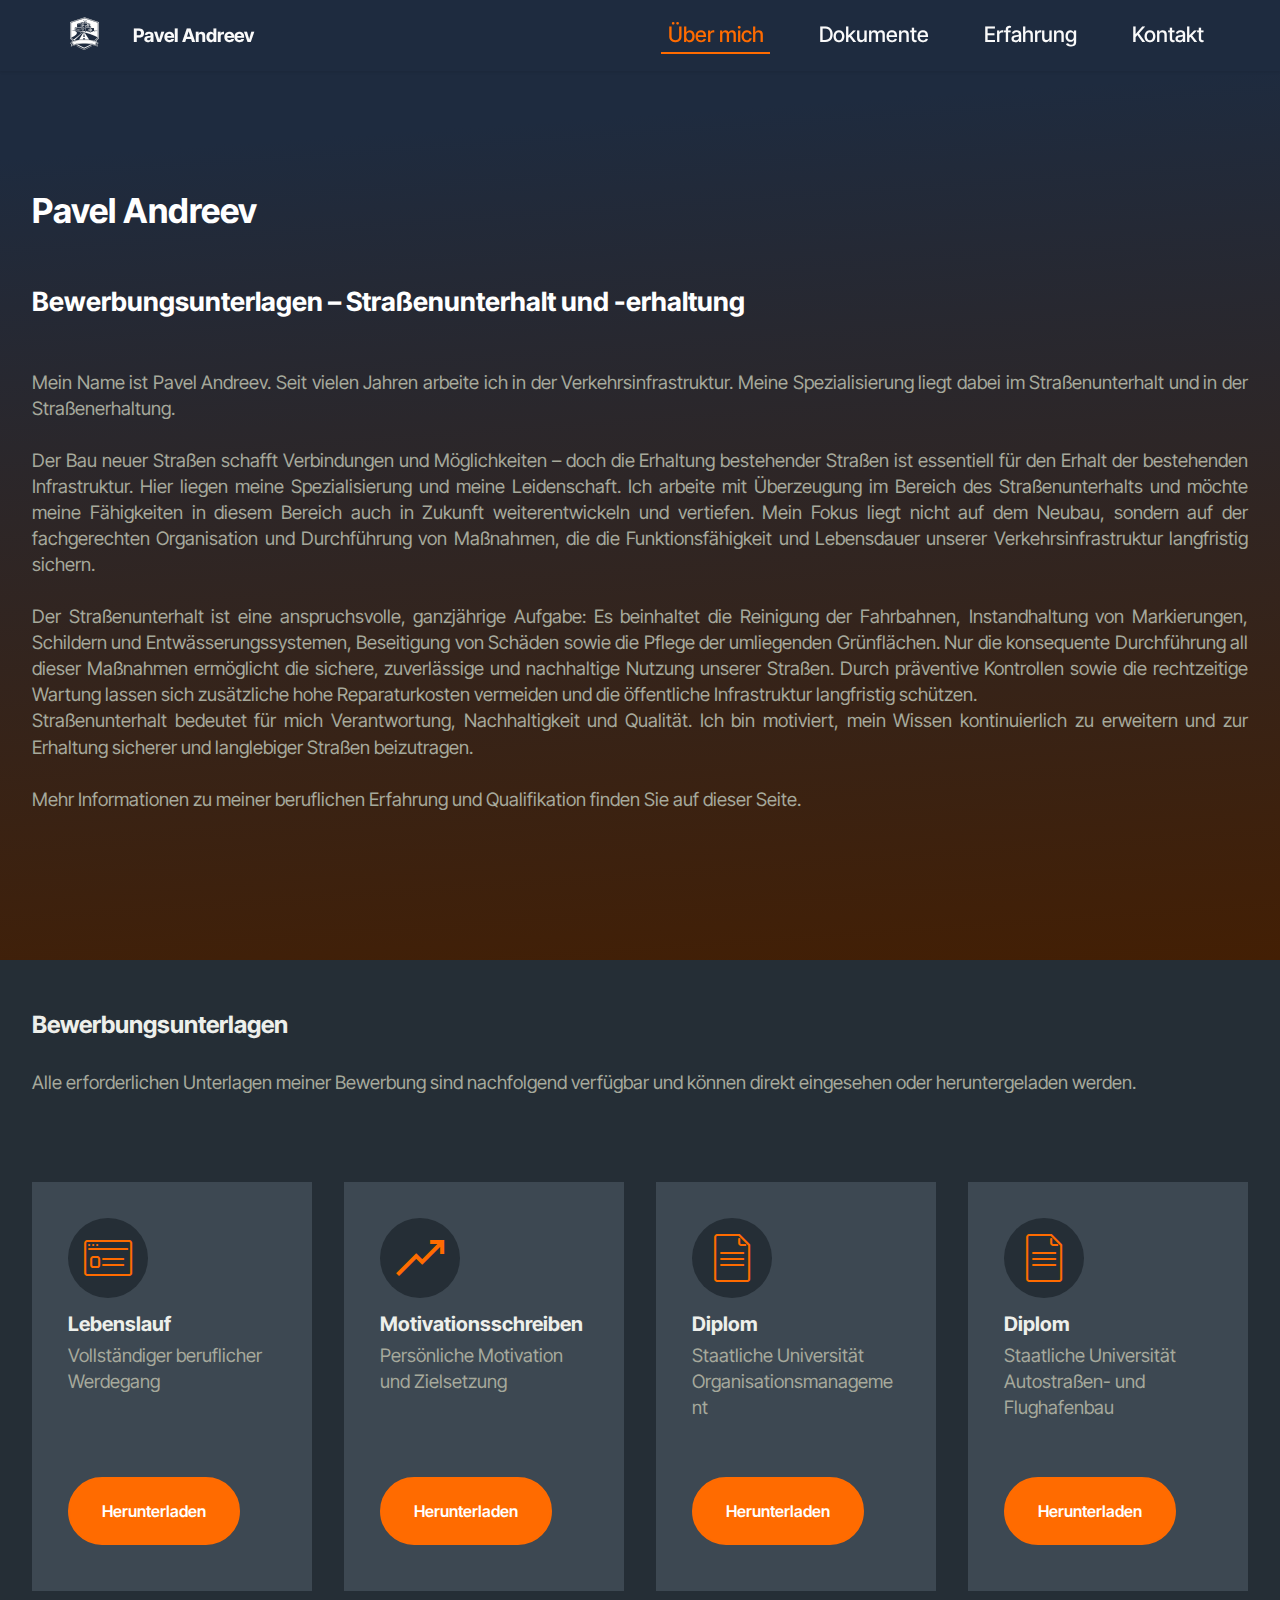
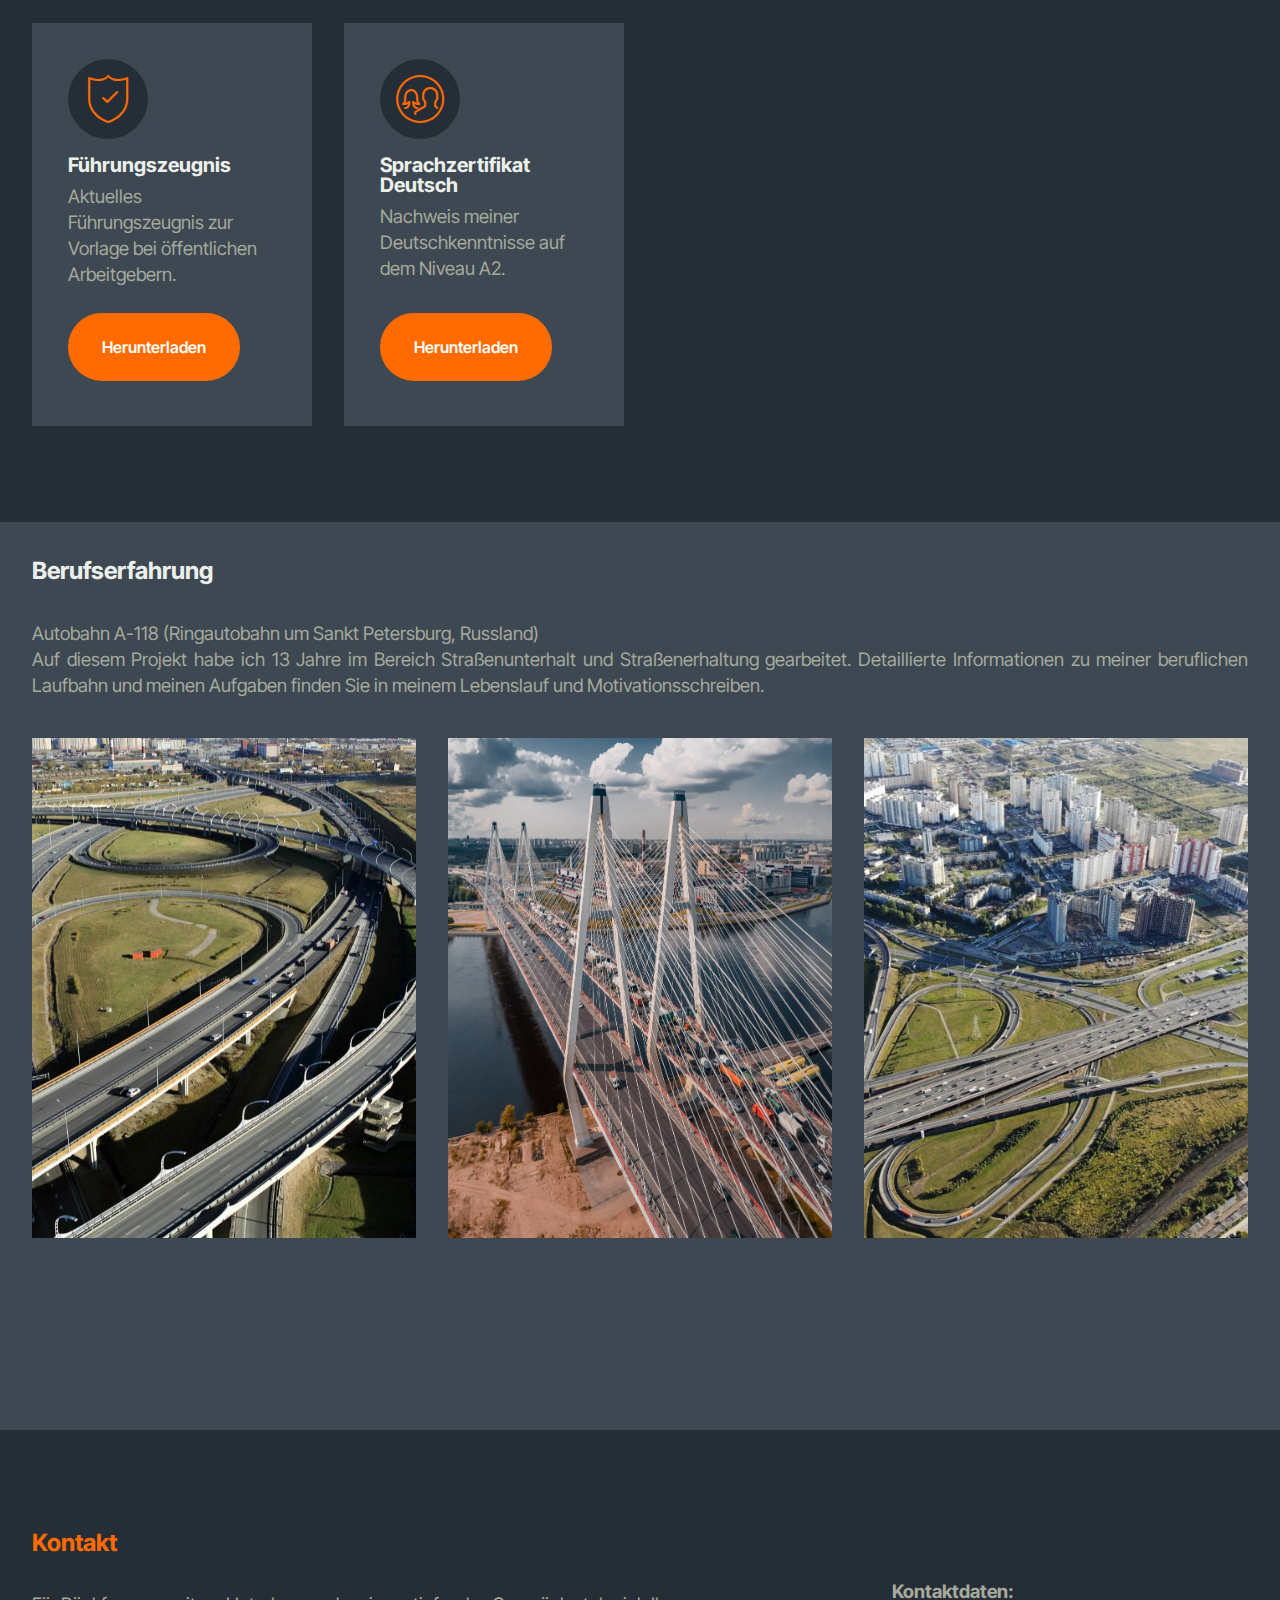
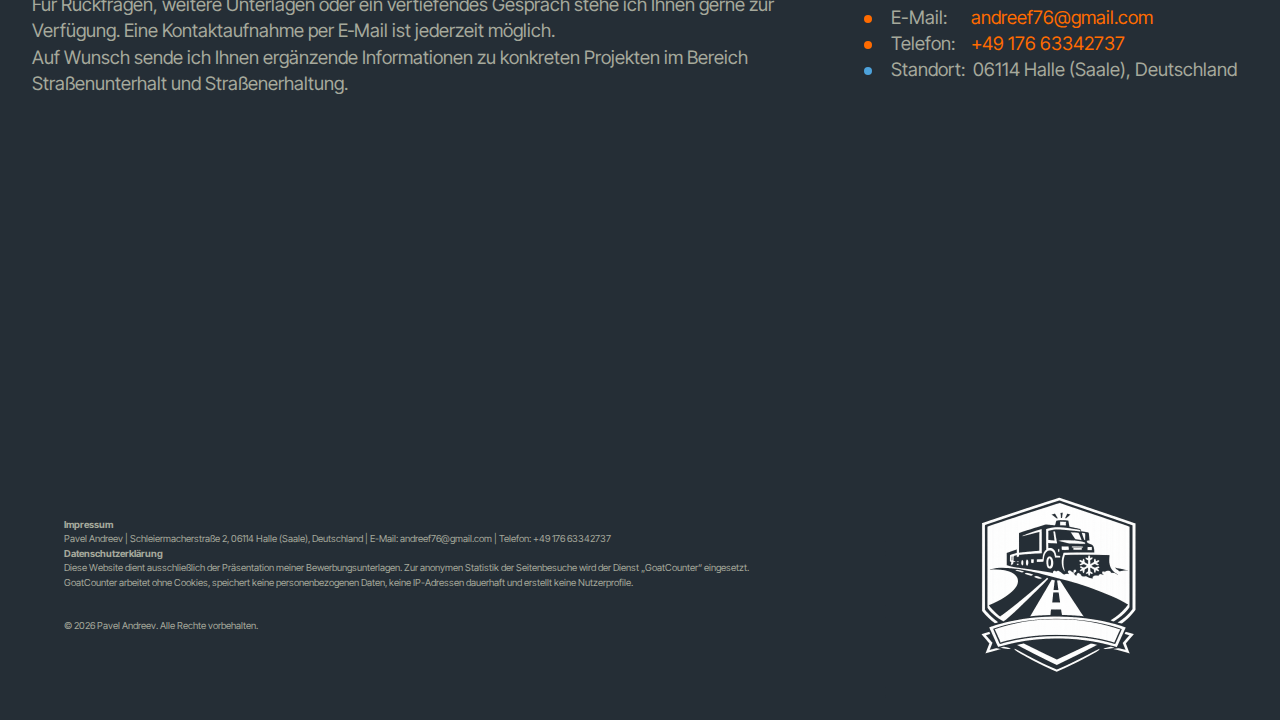
<file: index.html>
<!DOCTYPE html>
<html  lang="en">
<head>
  <!-- Site made with Mobirise Website Builder v6.1.9, https://mobirise.com -->
  <meta charset="UTF-8">
  <meta http-equiv="X-UA-Compatible" content="IE=edge">
  <meta name="generator" content="Mobirise v6.1.9, mobirise.com">
  <meta name="twitter:card" content="summary_large_image"/>
  <meta name="twitter:image:src" content="assets/images/index-meta.png">
  <meta property="og:image" content="assets/images/index-meta.png">
  <meta name="twitter:title" content="Bewerbung">
  <meta name="viewport" content="width=device-width, initial-scale=1, minimum-scale=1">
  <link rel="shortcut icon" href="assets/images/chatgpt20image201620d18fd0bdd0b2.20202620d0b3.2014-30-45-128x85.png" type="image/x-icon">
  <meta name="description" content="Dokumente von Pavel Andreev für die Antragstellung – Straßenpflege und -instandhaltung">
  
  
  <title>Bewerbung</title>
  <link rel="stylesheet" href="assets/web/assets/mobirise-icons2/mobirise2.css">
  <link rel="stylesheet" href="assets/web/assets/mobirise-icons/mobirise-icons.css">
  <link rel="stylesheet" href="assets/bootstrap/css/bootstrap.min.css">
  <link rel="stylesheet" href="assets/dropdown/css/style.css">
  <link rel="stylesheet" href="assets/socicon/css/styles.css">
  <link rel="stylesheet" href="assets/theme/css/style.css">
  <link rel="preload" href="https://fonts.googleapis.com/css?family=Inter+Tight:100,200,300,400,500,600,700,800,900,100i,200i,300i,400i,500i,600i,700i,800i,900i&display=swap" as="style" onload="this.onload=null;this.rel='stylesheet'">
  <noscript><link rel="stylesheet" href="https://fonts.googleapis.com/css?family=Inter+Tight:100,200,300,400,500,600,700,800,900,100i,200i,300i,400i,500i,600i,700i,800i,900i&display=swap"></noscript>
  <link rel="preload" as="style" href="assets/mobirise/css/mbr-additional.css?v=DuaaxE"><link rel="stylesheet" href="assets/mobirise/css/mbr-additional.css?v=DuaaxE" type="text/css">

  
  
  
</head>
<body>
  
  <section data-bs-version="5.1" class="menu menu1 cid-v5mU62yUip" once="menu" id="menu1-2">
    

    <nav class="navbar navbar-dropdown navbar-fixed-top navbar-expand-lg">
        <div class="container">
            <div class="navbar-brand">
                <span class="navbar-logo">
                    <a href="index.html#header18-1">
                        <img src="assets/images/chatgpt20image201620d18fd0bdd0b2.20202620d0b3.2014-30-45-144x96.webp" alt="" style="height: 3rem;">
                    </a>
                </span>
                <span class="navbar-caption-wrap"><a class="navbar-caption text-white display-7" href="index.html">Pavel Andreev</a></span>
            </div>
            <button class="navbar-toggler" type="button" data-toggle="collapse" data-bs-toggle="collapse" data-target="#navbarSupportedContent" data-bs-target="#navbarSupportedContent" aria-controls="navbarNavAltMarkup" aria-expanded="false" aria-label="Toggle navigation">
                <div class="hamburger">
                    <span></span>
                    <span></span>
                    <span></span>
                    <span></span>
                </div>
            </button>
            <div class="collapse navbar-collapse" id="navbarSupportedContent">
                <ul class="navbar-nav nav-dropdown nav-right" data-app-modern-menu="true"><li class="nav-item"><a class="nav-link link text-white text-primary display-4" href="index.html#header18-1">Über mich</a></li>
                    <li class="nav-item"><a class="nav-link link text-white text-primary display-4" href="index.html#article11-s">
                            Dokumente</a></li>
                    <li class="nav-item"><a class="nav-link link text-white text-primary display-4" href="index.html#article11-t">Erfahrung</a>
                    </li><li class="nav-item"><a class="nav-link link text-white text-primary display-4" href="index.html#content10-z">Kontakt</a></li></ul>
                
                
            </div>
        </div>
    </nav>
</section>

<section data-bs-version="5.1" class="header18 cid-v5iQ4t1JHs mbr-fullscreen" id="header18-1">

    

    
    

    <div class="align-center container">
        <div class="row justify-content-center">
            <div class="col-12 col-lg-12">
                <h1 class="mbr-section-title mbr-fonts-style mbr-white mb-3 display-1"><strong>Pavel Andreev</strong><br><strong><br></strong></h1>
                <h2 class="mbr-section-subtitle mbr-fonts-style mbr-white mb-3 display-2"><strong>Bewerbungsunterlagen – Straßenunterhalt und -erhaltung</strong><br><strong><br></strong></h2>
                <p class="mbr-text mbr-fonts-style mbr-white display-7">Mein Name ist Pavel Andreev. Seit vielen Jahren arbeite ich in der Verkehrsinfrastruktur. Meine Spezialisierung liegt dabei im Straßenunterhalt und in der Straßenerhaltung.<br>
<br>Der Bau neuer Straßen schafft Verbindungen und Möglichkeiten – doch die Erhaltung bestehender Straßen ist essentiell für den Erhalt der bestehenden Infrastruktur. Hier liegen meine Spezialisierung und meine Leidenschaft. Ich arbeite mit Überzeugung im Bereich des Straßenunterhalts und möchte meine Fähigkeiten in diesem Bereich auch in Zukunft weiterentwickeln und vertiefen. Mein Fokus liegt nicht auf dem Neubau, sondern auf der fachgerechten Organisation und Durchführung von Maßnahmen, die die Funktionsfähigkeit und Lebensdauer unserer Verkehrsinfrastruktur langfristig sichern.<br>
<br>Der Straßenunterhalt ist eine anspruchsvolle, ganzjährige Aufgabe: Es beinhaltet die Reinigung der Fahrbahnen, Instandhaltung von Markierungen, Schildern und Entwässerungssystemen, Beseitigung von Schäden sowie die Pflege der umliegenden Grünflächen. Nur die konsequente Durchführung all dieser Maßnahmen ermöglicht die sichere, zuverlässige und nachhaltige Nutzung unserer Straßen. Durch präventive Kontrollen sowie die rechtzeitige Wartung lassen sich zusätzliche hohe Reparaturkosten vermeiden und die öffentliche Infrastruktur langfristig schützen.
<br>Straßenunterhalt bedeutet für mich Verantwortung, Nachhaltigkeit und Qualität. Ich bin motiviert, mein Wissen kontinuierlich zu erweitern und zur Erhaltung sicherer und langlebiger Straßen beizutragen.<br>
<br>Mehr Informationen zu meiner beruflichen Erfahrung und Qualifikation finden Sie auf dieser Seite.</p>
                
            </div>
        </div>
    </div>
</section>

<section data-bs-version="5.1" class="article11 cid-v5na5n8tZS" id="article11-s">
    

    
    
    <div class="container">
        <div class="row justify-content-center">
            <div class="title col-md-12 col-lg-12">
                <h3 class="mbr-section-title mbr-fonts-style align-center mt-0 mb-0 display-5"><strong>Bewerbungsunterlagen</strong></h3>
                <h4 class="mbr-section-subtitle align-center mbr-fonts-style mt-4 display-7"><p>Alle erforderlichen Unterlagen meiner Bewerbung sind nachfolgend verfügbar und können direkt eingesehen oder heruntergeladen werden.</p><p><span style="font-size: 1.6rem;"><br></span></p></h4>
                
            </div>
        </div>
    </div>
</section>

<section data-bs-version="5.1" class="features5 cid-v5n4xp36pA" id="features05-r">
  

  
  
  <div class="container-fluid">
    
    <div class="row">
      <div class="item features-without-image col-12 col-md-6 col-lg-3 item-mb">
        <div class="item-wrapper">
          <div class="card-box align-left">
            <div class="iconfont-wrapper">
              <a href="assets/files/5.1.Lebenslauf_P-Andreev.pdf" target="_blank"><span class="mbr-iconfont mbri-sites"></span></a>
            </div>
            <h5 class="card-title mbr-fonts-style title-3-5">
              <strong>Lebenslauf</strong>
            </h5>
            <p class="card-text mbr-fonts-style display-7">
              Vollständiger beruflicher Werdegang
            </p>

            <div class="mbr-section-btn item-footer"><a href="assets/files/5.1.Lebenslauf_P-Andreev.pdf" class="btn item-btn btn-secondary mini" target="_blank">Herunterladen</a></div>
          </div>
        </div>
      </div>
      <div class="item features-without-image col-12 col-md-6 col-lg-3 item-mb">
        <div class="item-wrapper">
          <div class="card-box align-left">
            <div class="iconfont-wrapper">
              <a href="assets/files/6.5.motivationsschreiben.pdf" target="_blank"><span class="mbr-iconfont mobi-mbri-growing-chart mobi-mbri"></span></a>
            </div>
            <h5 class="card-title mbr-fonts-style title-3-5"><strong>Motivationsschreiben</strong></h5>
            <p class="card-text mbr-fonts-style display-7">
              Persönliche Motivation und Zielsetzung
            </p>

            <div class="mbr-section-btn item-footer"><a href="assets/files/6.5.motivationsschreiben.pdf" class="btn item-btn btn-secondary mini" target="_blank">Herunterladen</a></div>
          </div>
        </div>
      </div><div class="item features-without-image col-12 col-md-6 col-lg-3 item-mb">
        <div class="item-wrapper">
          <div class="card-box align-left">
            <div class="iconfont-wrapper">
              <a href="assets/files/1.diplom.pdf" target="_blank"><span class="mbr-iconfont mbri-file"></span></a>
            </div>
            <h5 class="card-title mbr-fonts-style title-3-5"><strong>Diplom&nbsp;</strong></h5>
            <p class="card-text mbr-fonts-style display-7">Staatliche Universität
<br>Organisationsmanagement</p><p></p><p></p>

            <div class="mbr-section-btn item-footer"><a href="assets/files/1.diplom.pdf" class="btn item-btn btn-secondary mini" target="_blank">Herunterladen</a></div>
          </div>
        </div>
      </div><div class="item features-without-image col-12 col-md-6 col-lg-3 item-mb">
        <div class="item-wrapper">
          <div class="card-box align-left">
            <div class="iconfont-wrapper">
              <a href="assets/files/2.diplom.pdf" target="_blank"><span class="mbr-iconfont mbri-file"></span></a>
            </div>
            <h5 class="card-title mbr-fonts-style title-3-5"><strong>Diplom&nbsp;</strong></h5>
            <p class="card-text mbr-fonts-style display-7">Staatliche Universität<br>Autostraßen- und Flughafenbau</p>

            <div class="mbr-section-btn item-footer"><a href="assets/files/2.diplom.pdf" class="btn item-btn btn-secondary mini" target="_blank">Herunterladen</a></div>
          </div>
        </div>
      </div><div class="item features-without-image col-12 col-md-6 col-lg-3 item-mb">
        <div class="item-wrapper">
          <div class="card-box align-left">
            <div class="iconfont-wrapper">
              <a href="assets/files/5.fhrungszeugnis.pdf" target="_blank"><span class="mbr-iconfont mbri-protect"></span></a>
            </div>
            <h5 class="card-title mbr-fonts-style title-3-5"><strong>Führungszeugnis</strong></h5>
            <p class="card-text mbr-fonts-style display-7">Aktuelles Führungszeugnis zur Vorlage bei öffentlichen Arbeitgebern.</p>

            <div class="mbr-section-btn item-footer"><a href="assets/files/5.fhrungszeugnis.pdf" class="btn item-btn btn-secondary mini" target="_blank">Herunterladen</a></div>
          </div>
        </div>
      </div><div class="item features-without-image col-12 col-md-6 col-lg-3 item-mb">
        <div class="item-wrapper">
          <div class="card-box align-left">
            <div class="iconfont-wrapper">
              <a href="assets/files/zertifikat_deutsch_test-a2.pdf" target="_blank"><span class="mbr-iconfont mbri-users"></span></a>
            </div>
            <h5 class="card-title mbr-fonts-style title-3-5"><strong>Sprachzertifikat Deutsch</strong></h5>
            <p class="card-text mbr-fonts-style display-7">Nachweis meiner Deutschkenntnisse auf dem Niveau A2.</p>

            <div class="mbr-section-btn item-footer"><a href="assets/files/zertifikat_deutsch_test-a2.pdf" class="btn item-btn btn-secondary mini" target="_blank">Herunterladen</a></div>
          </div>
        </div>
      </div>
      
    </div>
  </div>
</section>

<section data-bs-version="5.1" class="article11 cid-v5nlfXJx4z" id="article11-t">
    

    
    
    <div class="container">
        <div class="row justify-content-center">
            <div class="title col-md-12 col-lg-12">
                <h3 class="mbr-section-title mbr-fonts-style align-center mt-0 mb-0 display-5"><strong>Berufserfahrung</strong></h3>
                <h4 class="mbr-section-subtitle align-center mbr-fonts-style mt-4 display-7">Autobahn A-118 (Ringautobahn um Sankt Petersburg, Russland)
<div>
</div><div>
</div><div>Auf diesem Projekt habe ich 13 Jahre im Bereich Straßenunterhalt und Straßenerhaltung gearbeitet. Detaillierte Informationen zu meiner beruflichen Laufbahn und meinen Aufgaben finden Sie in meinem Lebenslauf und Motivationsschreiben.</div></h4>
                
            </div>
        </div>
    </div>
</section>

<section data-bs-version="5.1" class="gallery3 cid-v5nlJVLCdN" id="gallery03-u">
    
    
    <div class="container">
      <div class="row justify-content-center">
        <div class="col-12 content-head">
          
        </div>
      </div>
      <div class="row">
        <div class="item features-image col-12 col-md-6 col-lg-4 active">
          <div class="item-wrapper">
            <div class="item-img">
              <a href="https://de.wikipedia.org/wiki/A118_%28Russland%29?utm_source=chatgpt.com"><img src="assets/images/1-1280x853.webp" alt="" title="" data-slide-to="1" data-bs-slide-to="1"></a>
            </div>
            
          </div>
        </div>
        <div class="item features-image col-12 col-md-6 col-lg-4">
          <div class="item-wrapper">
            <div class="item-img">
              <a href="https://de.wikipedia.org/wiki/A118_%28Russland%29?utm_source=chatgpt.com"><img src="assets/images/1-1194x1493.webp" alt="" title="" data-slide-to="2" data-bs-slide-to="2"></a>
            </div>
            
          </div>
        </div>
        <div class="item features-image col-12 col-md-6 col-lg-4">
          <div class="item-wrapper">
            <div class="item-img">
              <a href="https://de.wikipedia.org/wiki/A118_%28Russland%29?utm_source=chatgpt.com"><img src="assets/images/1023x624.webp" alt="" title="" data-slide-to="3" data-bs-slide-to="3"></a>
            </div>
            
          </div>
        </div>
        
      </div>
    </div>
  </section>

<section data-bs-version="5.1" class="content10 cid-v5nqV9HXlA" id="content10-z">
    
    <div class="container">
        <div class="row justify-content-center">
            <div class="col-12 col-md">
                <h5 class="mbr-section-title mbr-fonts-style mb-4 display-5">
                    <strong>Kontakt</strong>
                </h5>
                <h6 class="mbr-section-subtitle mbr-fonts-style mb-4 display-7">Für Rückfragen, weitere Unterlagen oder ein vertiefendes Gespräch stehe ich Ihnen gerne zur Verfügung. Eine Kontaktaufnahme per E‑Mail ist jederzeit möglich.
<div>
</div><div>Auf Wunsch sende ich Ihnen ergänzende Informationen zu konkreten Projekten im Bereich Straßenunterhalt und Straßenerhaltung.</div></h6>
            </div>
            <div class="col-md-12 col-lg-4">
                <p class="mbr-text mbr-fonts-style display-7"><strong><br></strong><br><strong>&nbsp; &nbsp; &nbsp; &nbsp;Kontaktdaten:</strong><br><span style="display:inline-block;width:0.45em;height:0.45em;border-radius:50%;background:#ff6b00;margin-right:1em;vertical-align:middle;"></span>E-Mail:&nbsp; &nbsp; &nbsp; <a href="mailto:andreef76@gmail.com" class="text-secondary">andreef76@gmail.com</a><br><span style="display:inline-block;width:0.45em;height:0.45em;border-radius:50%;background:#ff6b00;margin-right:1em;vertical-align:middle;"></span>Telefon:&nbsp; &nbsp; <a href="tel:+4917663342737" class="text-secondary">+49 176 63342737</a>
<br><span style="display:inline-block;width:0.45em;height:0.45em;border-radius:50%;background:#4da2db;margin-right:1em;vertical-align:middle;"></span>Standort:&nbsp; 06114 Halle (Saale), Deutschland<br></p>
            </div>
        </div>
    </div>
</section>

<section data-bs-version="5.1" class="header1 cid-v8uyryNvea" id="header01-11">
	

	
	

	<div class="container">
		<div class="row justify-content-center">
			<div class="col-12 col-md-12 col-lg-4 image-wrapper">
				<img class="w-100" src="assets/images/chatgpt20image201620d18fd0bdd0b2.20202620d0b3.2014-30-45-1536x1024.webp" alt="Mobirise Website Builder">
			</div>
			<div class="col-12 col-lg col-md-12">
				<div class="text-wrapper align-left">
					
					<p class="mbr-text mbr-fonts-style mb-4 new-font"><strong>Impressum
</strong><br>Pavel Andreev | Schleiermacherstraße 2, 06114 Halle (Saale), Deutschland | E-Mail: andreef76@gmail.com | Telefon: +49 176 63342737
<br><strong>Datenschutzerklärung
</strong><br>Diese Website dient ausschließlich der Präsentation meiner Bewerbungsunterlagen. Zur anonymen Statistik der Seitenbesuche wird der Dienst „GoatCounter“ eingesetzt. GoatCounter arbeitet ohne Cookies, speichert keine personenbezogenen Daten, keine IP-Adressen dauerhaft und erstellt keine Nutzerprofile.
<br>
<br>
<br>© 2026 Pavel Andreev. Alle Rechte vorbehalten.</p>
					
				</div>
			</div>
		</div>
	</div>
</section><section class="display-7" style="padding: 0;align-items: center;justify-content: center;flex-wrap: wrap;    align-content: center;display: flex;position: relative;height: 4rem;"><a href="https://mobiri.se/4233459" style="flex: 1 1;height: 4rem;position: absolute;width: 100%;z-index: 1;"><img alt="" style="height: 4rem;" src="[data-uri]"></a><p style="margin: 0;text-align: center;" class="display-7">&#8204;</p><a style="z-index:1" href="https://mobirise.com">Mobirise </a></section><script src="assets/bootstrap/js/bootstrap.bundle.min.js"></script>  <script src="assets/smoothscroll/smooth-scroll.js"></script>  <script src="assets/ytplayer/index.js"></script>  <script src="assets/dropdown/js/navbar-dropdown.js"></script>  <script src="assets/theme/js/script.js"></script>  
  
  <script data-goatcounter="https://andreef-bewerbung.goatcounter.com/count" async src="//gc.zgo.at/count.js"></script>
</body>
</html>
</file>
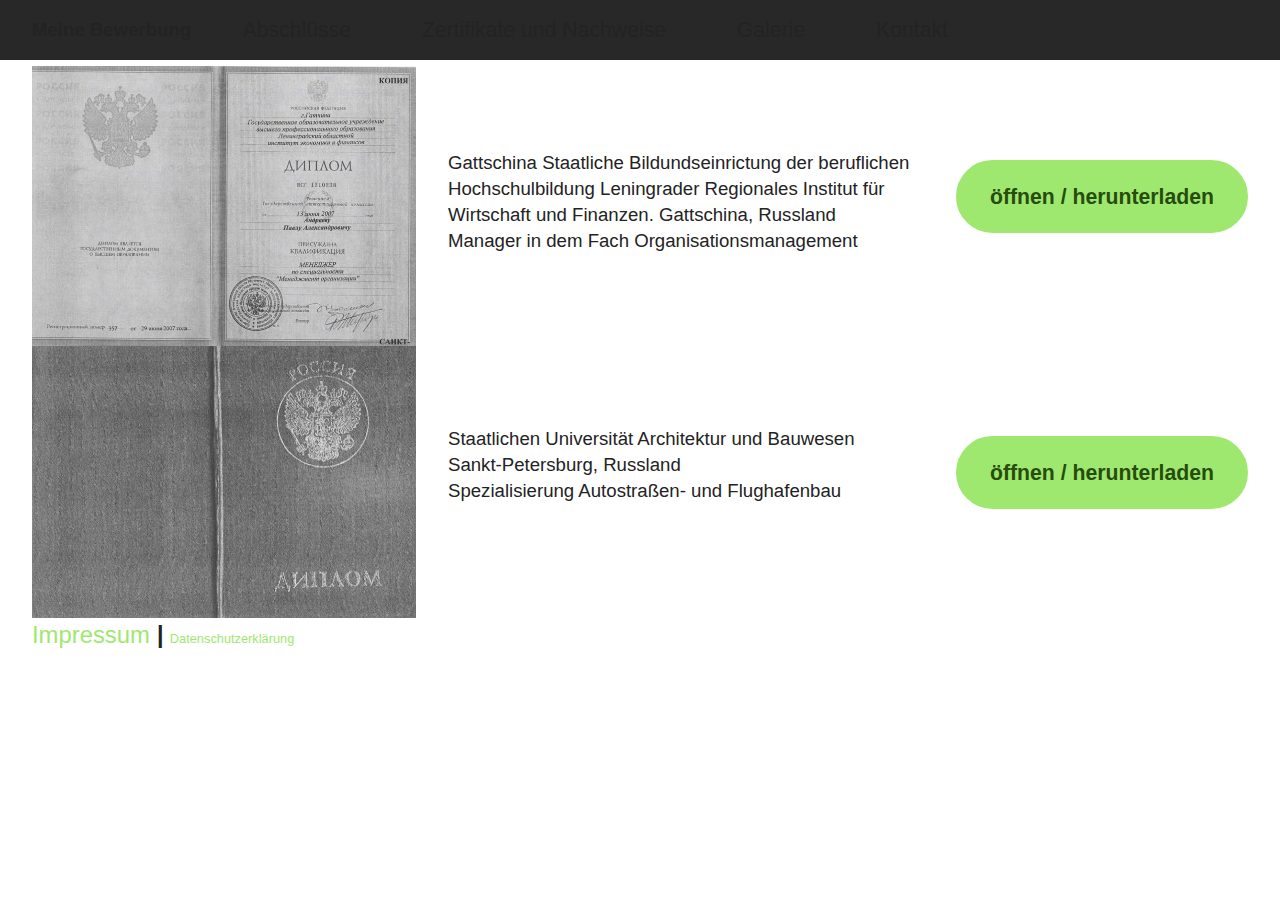
<file: page1.html>
<!DOCTYPE html>
<html  >
<head>
  <!-- Site made with Mobirise Website Builder v6.1.9, https://mobirise.com -->
  <meta charset="UTF-8">
  <meta http-equiv="X-UA-Compatible" content="IE=edge">
  <meta name="generator" content="Mobirise v6.1.9, mobirise.com">
  <meta name="viewport" content="width=device-width, initial-scale=1, minimum-scale=1">
  <link rel="shortcut icon" href="assets/images/1f-128x100.png" type="image/x-icon">
  <meta name="description" content="">
  
  
  <title>Abschlüsse</title>
  <link rel="stylesheet" href="assets/web/assets/mobirise-icons2/mobirise2.css">
  <link rel="stylesheet" href="assets/bootstrap/css/bootstrap.min.css">
  <link rel="stylesheet" href="assets/parallax/jarallax.css">
  <link rel="stylesheet" href="assets/animatecss/animate.css">
  <link rel="stylesheet" href="assets/dropdown/css/style.css">
  <link rel="stylesheet" href="assets/socicon/css/styles.css">
  <link rel="stylesheet" href="assets/theme/css/style.css">
  <link rel="preload" href="https://fonts.googleapis.com/css?family=Jost:100,200,300,400,500,600,700,800,900,100i,200i,300i,400i,500i,600i,700i,800i,900i&display=swap" as="style" onload="this.onload=null;this.rel='stylesheet'">
  <noscript><link rel="stylesheet" href="https://fonts.googleapis.com/css?family=Jost:100,200,300,400,500,600,700,800,900,100i,200i,300i,400i,500i,600i,700i,800i,900i&display=swap"></noscript>
  <link rel="preload" as="style" href="assets/mobirise/css/mbr-additional.css?v=rartOu"><link rel="stylesheet" href="assets/mobirise/css/mbr-additional.css?v=rartOu" type="text/css">

  
  
  
</head>
<body>
  
  <section data-bs-version="5.1" class="menu menu1 cid-uXZVsJw673" once="menu" id="menu1-k">
    

    <nav class="navbar navbar-dropdown navbar-fixed-top navbar-expand-lg">
        <div class="container">
            <div class="navbar-brand">
                
                <span class="navbar-caption-wrap"><a class="navbar-caption text-black text-primary display-7" href="index.html">Meine Bewerbung</a></span>
            </div>
            <button class="navbar-toggler" type="button" data-toggle="collapse" data-bs-toggle="collapse" data-target="#navbarSupportedContent" data-bs-target="#navbarSupportedContent" aria-controls="navbarNavAltMarkup" aria-expanded="false" aria-label="Toggle navigation">
                <div class="hamburger">
                    <span></span>
                    <span></span>
                    <span></span>
                    <span></span>
                </div>
            </button>
            <div class="collapse navbar-collapse" id="navbarSupportedContent">
                <ul class="navbar-nav nav-dropdown nav-right" data-app-modern-menu="true"><li class="nav-item"><a class="nav-link link text-black text-primary display-4" href="page1.html">
                            Abschlüsse</a></li>
                    <li class="nav-item"><a class="nav-link link text-black text-primary display-4" href="page2.html">
                            Zertifikate und Nachweise</a></li>
                    <li class="nav-item"><a class="nav-link link text-black text-primary display-4" href="page3.html">Galerie</a>
                    </li><li class="nav-item"><a class="nav-link link text-black text-primary display-4" href="page4.html">Kontakt</a></li></ul>
                
                
            </div>
        </div>
    </nav>
</section>

<section data-bs-version="5.1" class="content4 cid-uXZBv2XTsL" id="content4-d">
    

    
    <div class="mbr-overlay" style="opacity: 0.9; background-color: rgb(255, 255, 255);">
    </div>
    <div class="container">
        <div class="row justify-content-center">
            <div class="title col-md-12 col-lg-9">
                <h3 class="mbr-section-title mbr-fonts-style align-center mb-4 display-2">
                    <strong>Abschlüsse</strong>
                </h3>
                
                
            </div>
        </div>
    </div>
</section>

<section data-bs-version="5.1" class="features9 cid-uXZBtOCI71 mbr-parallax-background" xmlns="http://www.w3.org/1999/html" id="features9-c">
    
    

    
    <div class="mbr-overlay" style="opacity: 0.9; background-color: rgb(255, 255, 255);">
    </div>

    <div class="container">
        <div class="item features-image">
            <div class="item-wrapper">
                <div class="row align-items-center">
                    <div class="col-12 col-md-4">
                        <div class="image-wrapper">
                            <img src="assets/images/1.diplom-preview-816x578.webp" alt="Mobirise Website Builder">
                        </div>
                    </div>
                    <div class="col-12 col-md">
                        <div class="card-box">
                            <div class="row">
                                <div class="col-md">
                                    <h6 class="card-title mbr-fonts-style display-7">Gattschina Staatliche Bildundseinrictung der beruflichen Hochschulbildung Leningrader Regionales Institut für Wirtschaft und Finanzen. Gattschina, Russland
<div>Manager in dem Fach Organisationsmanagement</div></h6>
                                    
                                </div>
                                <div class="col-md-auto">
                                    
                                    <div class="mbr-section-btn"><a href="assets/files/1.diplom.pdf" class="btn btn-primary display-4" target="_blank">
                                            öffnen / herunterladen
                                        </a></div>
                                </div>
                                <div></div>
                            </div>
                        </div>
                    </div>
                </div>
            </div>
        </div>
        <div class="item features-image">
            <div class="item-wrapper">
                <div class="row align-items-center">
                    <div class="col-12 col-md-4">
                        <div class="image-wrapper">
                            <img src="assets/images/2.diplom-preview-816x593.webp" alt="Mobirise Website Builder">
                        </div>
                    </div>
                    <div class="col-12 col-md">
                        <div class="card-box">
                            <div class="row">
                                <div class="col-md">
                                    <h6 class="card-title mbr-fonts-style display-7">Staatlichen Universität Architektur und Bauwesen  
<div>Sankt-Petersburg, Russland
</div><div>Spezialisierung Autostraßen- und Flughafenbau
</div><div><strong><br></strong></div></h6>
                                    
                                </div>
                                <div class="col-md-auto">
                                    
                                    <div class="mbr-section-btn"><a href="assets/files/2.diplom.pdf" class="btn btn-primary display-4" target="_blank">öffnen / herunterladen</a></div>
                                </div>
                                <div></div>
                            </div>
                        </div>
                    </div>
                </div>
            </div>
        </div>
        
    </div>
</section>

<section data-bs-version="5.1" class="features15 cid-v2rSB1Fggn" id="features15-1t">

    

    
    <div class="mbr-overlay" style="opacity: 0.9; background-color: rgb(255, 255, 255);">
    </div>
    <div class="container">
        <div class="row justify-content-center">
            <div class="item features-without-image mb-5 col-12 col-md-12 active">
                <div class="item-wrapper">
                    
                    <div class="card-box">
                        
                        <h5 class="card-text mbr-fonts-style display-5"><strong><a href="page4.html#features15-1l" class="text-primary">Impressum</a><em><a href="page4.html#features15-1l" class="text-primary">&nbsp;</a>|&nbsp;</em></strong><strong style="font-size: 0.8rem;"><a href="page4.html#features15-1l" class="text-primary">Datenschutzerklärung</a></strong><div>&nbsp;</div></h5>
                    </div>
                </div>
            </div>
            
            
        </div>
    </div>
</section><section class="display-7" style="padding: 0;align-items: center;justify-content: center;flex-wrap: wrap;    align-content: center;display: flex;position: relative;height: 4rem;"><a href="https://mobiri.se/4233459" style="flex: 1 1;height: 4rem;position: absolute;width: 100%;z-index: 1;"><img alt="" style="height: 4rem;" src="[data-uri]"></a><p style="margin: 0;text-align: center;" class="display-7">&#8204;</p><a style="z-index:1" href="https://mobirise.com/builder/no-code-website-builder.html">No Code Website Builder</a></section><script src="assets/bootstrap/js/bootstrap.bundle.min.js"></script>  <script src="assets/parallax/jarallax.js"></script>  <script src="assets/smoothscroll/smooth-scroll.js"></script>  <script src="assets/ytplayer/index.js"></script>  <script src="assets/dropdown/js/navbar-dropdown.js"></script>  <script src="assets/theme/js/script.js"></script>  
  
  
  <input name="animation" type="hidden">
  </body>
</html>
</file>
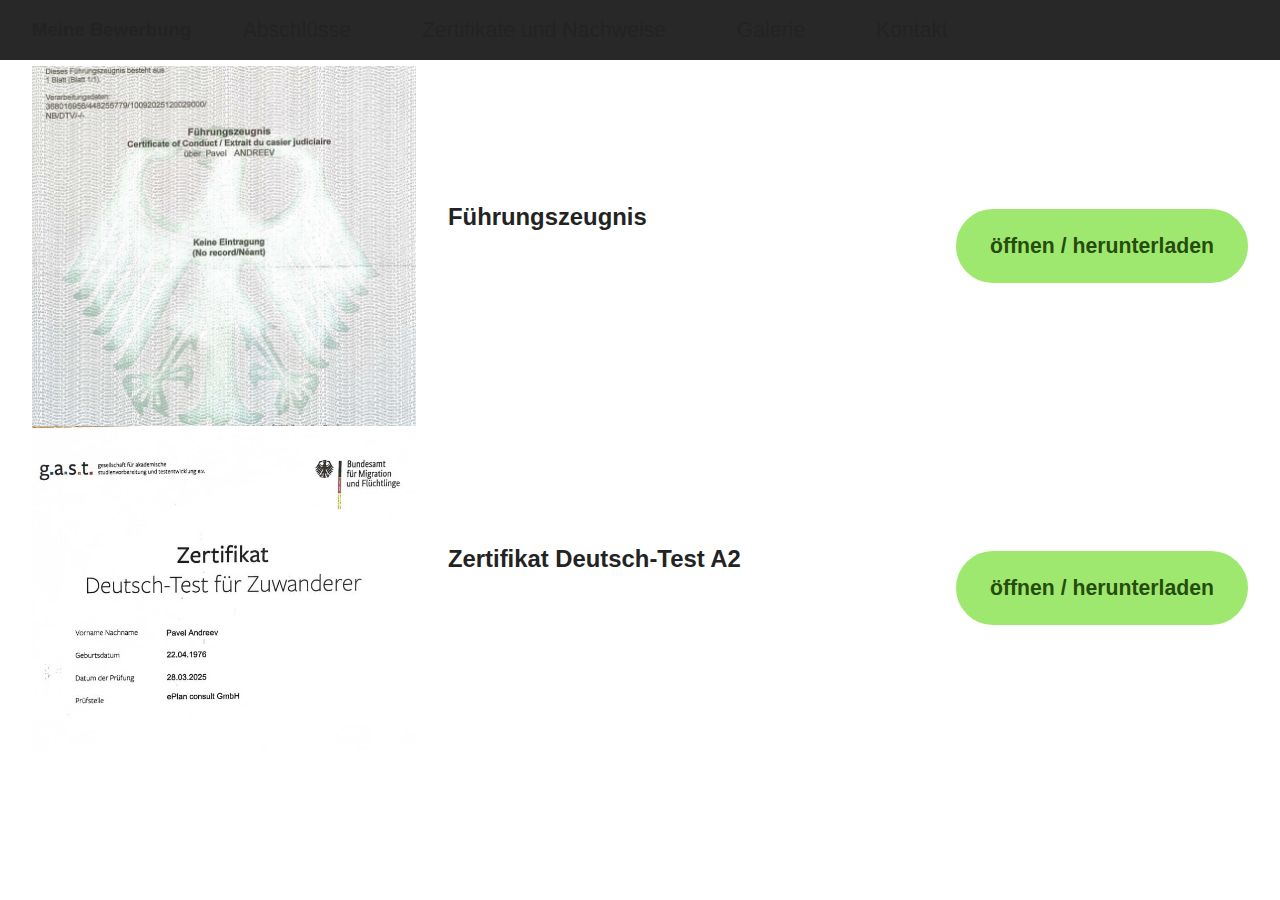
<file: page2.html>
<!DOCTYPE html>
<html  >
<head>
  <!-- Site made with Mobirise Website Builder v6.1.4, https://mobirise.com -->
  <meta charset="UTF-8">
  <meta http-equiv="X-UA-Compatible" content="IE=edge">
  <meta name="generator" content="Mobirise v6.1.4, mobirise.com">
  <meta name="viewport" content="width=device-width, initial-scale=1, minimum-scale=1">
  <link rel="shortcut icon" href="assets/images/1f-128x100.png" type="image/x-icon">
  <meta name="description" content="">
  
  
  <title>Zertifikate</title>
  <link rel="stylesheet" href="assets/bootstrap/css/bootstrap.min.css">
  <link rel="stylesheet" href="assets/animatecss/animate.css">
  <link rel="stylesheet" href="assets/dropdown/css/style.css">
  <link rel="stylesheet" href="assets/socicon/css/styles.css">
  <link rel="stylesheet" href="assets/theme/css/style.css">
  <link rel="preload" href="https://fonts.googleapis.com/css?family=Jost:100,200,300,400,500,600,700,800,900,100i,200i,300i,400i,500i,600i,700i,800i,900i&display=swap" as="style" onload="this.onload=null;this.rel='stylesheet'">
  <noscript><link rel="stylesheet" href="https://fonts.googleapis.com/css?family=Jost:100,200,300,400,500,600,700,800,900,100i,200i,300i,400i,500i,600i,700i,800i,900i&display=swap"></noscript>
  <link rel="preload" as="style" href="assets/mobirise/css/mbr-additional.css?v=HBvcS2"><link rel="stylesheet" href="assets/mobirise/css/mbr-additional.css?v=HBvcS2" type="text/css">

  
  
  
</head>
<body>
  
  <section data-bs-version="5.1" class="menu menu1 cid-uXZVsJw673" once="menu" id="menu1-k">
    

    <nav class="navbar navbar-dropdown navbar-fixed-top navbar-expand-lg">
        <div class="container">
            <div class="navbar-brand">
                
                <span class="navbar-caption-wrap"><a class="navbar-caption text-black text-primary display-7" href="index.html">Meine Bewerbung</a></span>
            </div>
            <button class="navbar-toggler" type="button" data-toggle="collapse" data-bs-toggle="collapse" data-target="#navbarSupportedContent" data-bs-target="#navbarSupportedContent" aria-controls="navbarNavAltMarkup" aria-expanded="false" aria-label="Toggle navigation">
                <div class="hamburger">
                    <span></span>
                    <span></span>
                    <span></span>
                    <span></span>
                </div>
            </button>
            <div class="collapse navbar-collapse" id="navbarSupportedContent">
                <ul class="navbar-nav nav-dropdown nav-right" data-app-modern-menu="true"><li class="nav-item"><a class="nav-link link text-black text-primary display-4" href="page1.html">
                            Abschlüsse</a></li>
                    <li class="nav-item"><a class="nav-link link text-black text-primary display-4" href="page2.html">
                            Zertifikate und Nachweise</a></li>
                    <li class="nav-item"><a class="nav-link link text-black text-primary display-4" href="page3.html">Galerie</a>
                    </li><li class="nav-item"><a class="nav-link link text-black text-primary display-4" href="page4.html">Kontakt</a></li></ul>
                
                
            </div>
        </div>
    </nav>
</section>

<section data-bs-version="5.1" class="content4 cid-uXZDErrzl3" id="content4-e">
    

    
    
    <div class="container">
        <div class="row justify-content-center">
            <div class="title col-md-12 col-lg-10">
                <h3 class="mbr-section-title mbr-fonts-style align-center mb-4 display-2"><strong>Zertifikate und Nachweise</strong></h3>
                
                
            </div>
        </div>
    </div>
</section>

<section data-bs-version="5.1" class="features9 cid-uXZDG5eh58" xmlns="http://www.w3.org/1999/html" id="features9-f">
    
    

    
    

    <div class="container">
        <div class="item features-image">
            <div class="item-wrapper">
                <div class="row align-items-center">
                    <div class="col-12 col-md-4">
                        <div class="image-wrapper">
                            <img src="assets/images/5.fc3bchrungszeugnis-preview-816x1210.jpeg" alt="Mobirise Website Builder">
                        </div>
                    </div>
                    <div class="col-12 col-md">
                        <div class="card-box">
                            <div class="row">
                                <div class="col-md">
                                    <h6 class="card-title mbr-fonts-style display-5">
                                        <strong>Führungszeugnis</strong>
                                    </h6>
                                    
                                </div>
                                <div class="col-md-auto">
                                    
                                    <div class="mbr-section-btn"><a href="assets/files/5.fhrungszeugnis.pdf" class="btn btn-primary display-4" target="_blank">
                                            öffnen / herunterladen
                                        </a></div>
                                </div>
                                <div></div>
                            </div>
                        </div>
                    </div>
                </div>
            </div>
        </div>
        <div class="item features-image">
            <div class="item-wrapper">
                <div class="row align-items-center">
                    <div class="col-12 col-md-4">
                        <div class="image-wrapper">
                            <img src="assets/images/zertifikat-deutsch-test20a2-preview-816x1148.jpeg" alt="Mobirise Website Builder">
                        </div>
                    </div>
                    <div class="col-12 col-md">
                        <div class="card-box">
                            <div class="row">
                                <div class="col-md">
                                    <h6 class="card-title mbr-fonts-style display-5"><strong>Zertifikat Deutsch-Test A2</strong></h6>
                                    
                                </div>
                                <div class="col-md-auto">
                                    
                                    <div class="mbr-section-btn"><a href="assets/files/zertifikat_deutsch_test-a2.pdf" class="btn btn-primary display-4" target="_blank">
                                            öffnen / herunterladen
                                        </a></div>
                                </div>
                                <div></div>
                            </div>
                        </div>
                    </div>
                </div>
            </div>
        </div>
        
    </div>
</section><section class="display-7" style="padding: 0;align-items: center;justify-content: center;flex-wrap: wrap;    align-content: center;display: flex;position: relative;height: 4rem;"><a href="https://mobiri.se/4233459" style="flex: 1 1;height: 4rem;position: absolute;width: 100%;z-index: 1;"><img alt="" style="height: 4rem;" src="[data-uri]"></a><p style="margin: 0;text-align: center;" class="display-7">&#8204;</p><a style="z-index:1" href="https://mobirise.com/builder/ai-website-maker.html">AI Website Maker</a></section><script src="assets/bootstrap/js/bootstrap.bundle.min.js"></script>  <script src="assets/smoothscroll/smooth-scroll.js"></script>  <script src="assets/ytplayer/index.js"></script>  <script src="assets/dropdown/js/navbar-dropdown.js"></script>  <script src="assets/theme/js/script.js"></script>  
  
  
  <input name="animation" type="hidden">
  </body>
</html>
</file>
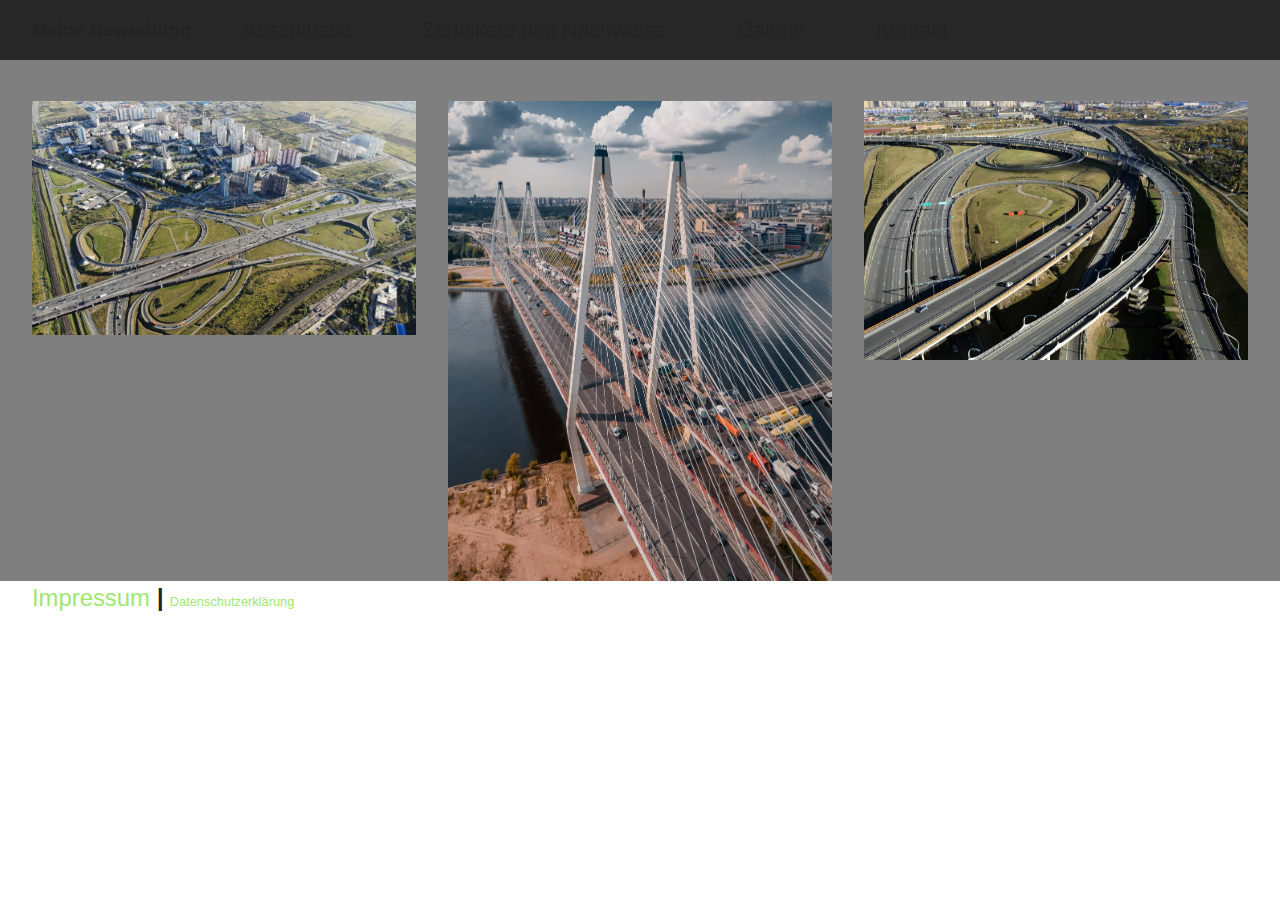
<file: page3.html>
<!DOCTYPE html>
<html  >
<head>
  <!-- Site made with Mobirise Website Builder v6.1.9, https://mobirise.com -->
  <meta charset="UTF-8">
  <meta http-equiv="X-UA-Compatible" content="IE=edge">
  <meta name="generator" content="Mobirise v6.1.9, mobirise.com">
  <meta name="viewport" content="width=device-width, initial-scale=1, minimum-scale=1">
  <link rel="shortcut icon" href="assets/images/1f-128x100.png" type="image/x-icon">
  <meta name="description" content="">
  
  
  <title>Fotos</title>
  <link rel="stylesheet" href="assets/web/assets/mobirise-icons2/mobirise2.css">
  <link rel="stylesheet" href="assets/bootstrap/css/bootstrap.min.css">
  <link rel="stylesheet" href="assets/animatecss/animate.css">
  <link rel="stylesheet" href="assets/dropdown/css/style.css">
  <link rel="stylesheet" href="assets/socicon/css/styles.css">
  <link rel="stylesheet" href="assets/theme/css/style.css">
  <link rel="preload" href="https://fonts.googleapis.com/css?family=Jost:100,200,300,400,500,600,700,800,900,100i,200i,300i,400i,500i,600i,700i,800i,900i&display=swap" as="style" onload="this.onload=null;this.rel='stylesheet'">
  <noscript><link rel="stylesheet" href="https://fonts.googleapis.com/css?family=Jost:100,200,300,400,500,600,700,800,900,100i,200i,300i,400i,500i,600i,700i,800i,900i&display=swap"></noscript>
  <link rel="preload" as="style" href="assets/mobirise/css/mbr-additional.css?v=6k6o9H"><link rel="stylesheet" href="assets/mobirise/css/mbr-additional.css?v=6k6o9H" type="text/css">

  
  
  
</head>
<body>
  
  <section data-bs-version="5.1" class="menu menu1 cid-uXZVsJw673" once="menu" id="menu1-k">
    

    <nav class="navbar navbar-dropdown navbar-fixed-top navbar-expand-lg">
        <div class="container">
            <div class="navbar-brand">
                
                <span class="navbar-caption-wrap"><a class="navbar-caption text-black text-primary display-7" href="index.html">Meine Bewerbung</a></span>
            </div>
            <button class="navbar-toggler" type="button" data-toggle="collapse" data-bs-toggle="collapse" data-target="#navbarSupportedContent" data-bs-target="#navbarSupportedContent" aria-controls="navbarNavAltMarkup" aria-expanded="false" aria-label="Toggle navigation">
                <div class="hamburger">
                    <span></span>
                    <span></span>
                    <span></span>
                    <span></span>
                </div>
            </button>
            <div class="collapse navbar-collapse" id="navbarSupportedContent">
                <ul class="navbar-nav nav-dropdown nav-right" data-app-modern-menu="true"><li class="nav-item"><a class="nav-link link text-black text-primary display-4" href="page1.html">
                            Abschlüsse</a></li>
                    <li class="nav-item"><a class="nav-link link text-black text-primary display-4" href="page2.html">
                            Zertifikate und Nachweise</a></li>
                    <li class="nav-item"><a class="nav-link link text-black text-primary display-4" href="page3.html">Galerie</a>
                    </li><li class="nav-item"><a class="nav-link link text-black text-primary display-4" href="page4.html">Kontakt</a></li></ul>
                
                
            </div>
        </div>
    </nav>
</section>

<section data-bs-version="5.1" class="gallery1 cid-uXZGJaEnSk" id="gallery1-g">
    
    <div class="mbr-overlay"></div>
    <div class="container">
        <div class="mbr-section-head">
            <h4 class="mbr-section-title mbr-fonts-style align-center mb-0 display-2">
                <strong>Galerie</strong><br><strong><br></strong></h4>
            
        </div>
        <div class="row mt-4">
            <div class="item features-image col-12 col-md-6 col-lg-4 active">
                <div class="item-wrapper">
                    <div class="item-img">
                        <img src="assets/images/-1023x624.webp" alt="Mobirise Website Builder" data-slide-to="1" data-bs-slide-to="1">
                    </div>
                    
                    
                </div>
            </div><div class="item features-image col-12 col-md-6 col-lg-4">
                <div class="item-wrapper">
                    <div class="item-img">
                        <img src="assets/images/1-1194x1493.webp" alt="Mobirise Website Builder" data-slide-to="2" data-bs-slide-to="2">
                    </div>
                    
                    
                </div>
            </div><div class="item features-image col-12 col-md-6 col-lg-4">
                <div class="item-wrapper">
                    <div class="item-img">
                        <img src="assets/images/1-1280x853.webp" alt="Mobirise Website Builder" data-slide-to="2" data-bs-slide-to="2">
                    </div>
                    
                    
                </div>
            </div>
            
            
            
        </div>
    </div>
</section>

<section data-bs-version="5.1" class="features15 cid-v2rSKD49Cc" id="features15-1w">

    

    
    <div class="mbr-overlay" style="opacity: 0.9; background-color: rgb(255, 255, 255);">
    </div>
    <div class="container">
        <div class="row justify-content-center">
            <div class="item features-without-image mb-5 col-12 col-md-12 active">
                <div class="item-wrapper">
                    
                    <div class="card-box">
                        
                        <h5 class="card-text mbr-fonts-style display-5"><strong><a href="page4.html#features15-1l" class="text-primary">Impressum</a><em><a href="page4.html#features15-1l" class="text-primary">&nbsp;</a>|&nbsp;</em></strong><strong style="font-size: 0.8rem;"><a href="page4.html#features15-1l" class="text-primary">Datenschutzerklärung</a></strong><div>&nbsp;</div></h5>
                    </div>
                </div>
            </div>
            
            
        </div>
    </div>
</section><section class="display-7" style="padding: 0;align-items: center;justify-content: center;flex-wrap: wrap;    align-content: center;display: flex;position: relative;height: 4rem;"><a href="https://mobiri.se/4233459" style="flex: 1 1;height: 4rem;position: absolute;width: 100%;z-index: 1;"><img alt="" style="height: 4rem;" src="[data-uri]"></a><p style="margin: 0;text-align: center;" class="display-7">&#8204;</p><a style="z-index:1" href="https://mobirise.com/builder/ai-website-maker.html">Free AI Website Maker</a></section><script src="assets/bootstrap/js/bootstrap.bundle.min.js"></script>  <script src="assets/smoothscroll/smooth-scroll.js"></script>  <script src="assets/ytplayer/index.js"></script>  <script src="assets/dropdown/js/navbar-dropdown.js"></script>  <script src="assets/theme/js/script.js"></script>  
  
  
  <input name="animation" type="hidden">
  </body>
</html>
</file>
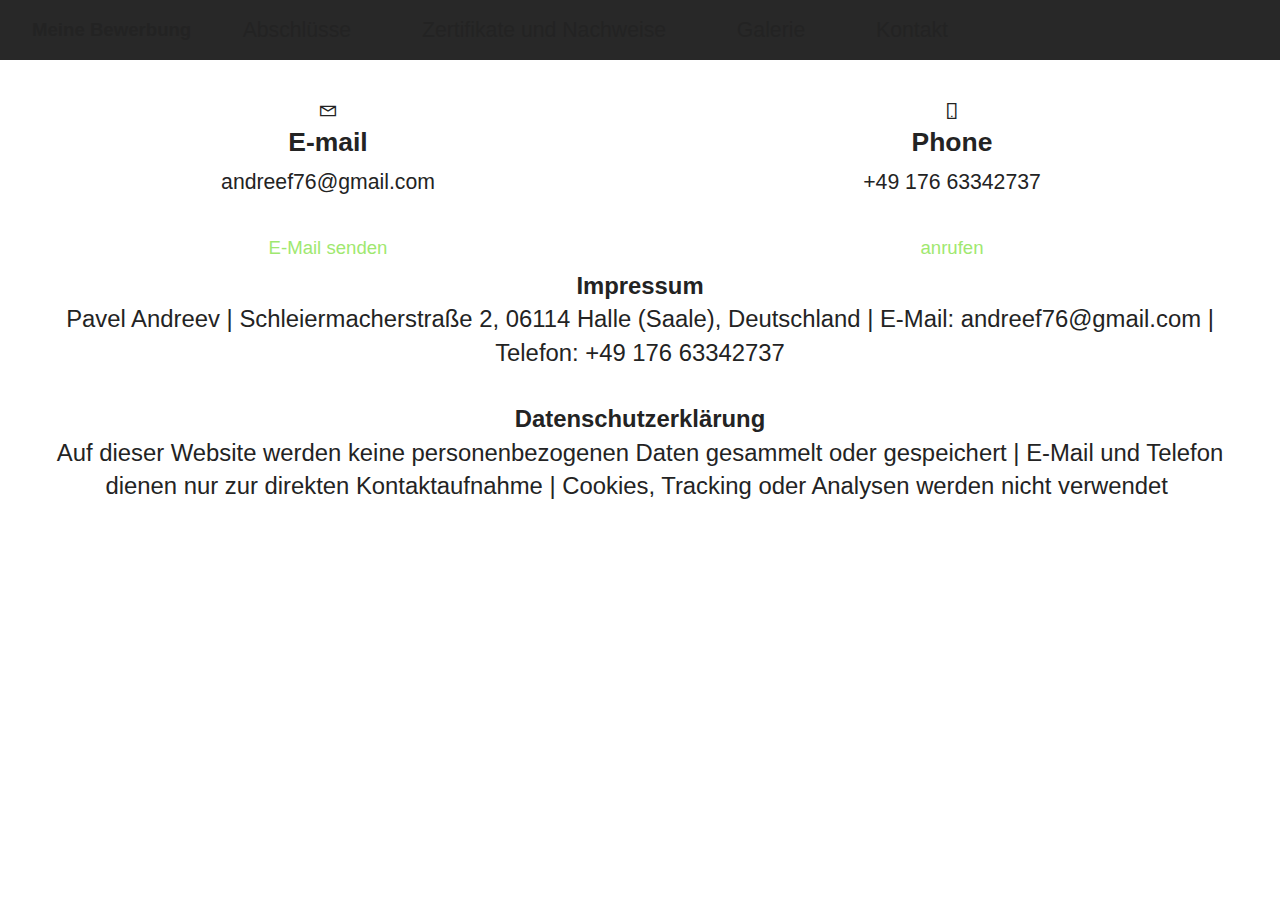
<file: page4.html>
<!DOCTYPE html>
<html  >
<head>
  <!-- Site made with Mobirise Website Builder v6.1.9, https://mobirise.com -->
  <meta charset="UTF-8">
  <meta http-equiv="X-UA-Compatible" content="IE=edge">
  <meta name="generator" content="Mobirise v6.1.9, mobirise.com">
  <meta name="viewport" content="width=device-width, initial-scale=1, minimum-scale=1">
  <link rel="shortcut icon" href="assets/images/1f-128x100.png" type="image/x-icon">
  <meta name="description" content="Bewerbungsunterlagen">
  
  
  <title>Kontakt</title>
  <link rel="stylesheet" href="assets/web/assets/mobirise-icons2/mobirise2.css">
  <link rel="stylesheet" href="assets/bootstrap/css/bootstrap.min.css">
  <link rel="stylesheet" href="assets/animatecss/animate.css">
  <link rel="stylesheet" href="assets/dropdown/css/style.css">
  <link rel="stylesheet" href="assets/socicon/css/styles.css">
  <link rel="stylesheet" href="assets/theme/css/style.css">
  <link rel="preload" href="https://fonts.googleapis.com/css?family=Jost:100,200,300,400,500,600,700,800,900,100i,200i,300i,400i,500i,600i,700i,800i,900i&display=swap" as="style" onload="this.onload=null;this.rel='stylesheet'">
  <noscript><link rel="stylesheet" href="https://fonts.googleapis.com/css?family=Jost:100,200,300,400,500,600,700,800,900,100i,200i,300i,400i,500i,600i,700i,800i,900i&display=swap"></noscript>
  <link rel="preload" as="style" href="assets/mobirise/css/mbr-additional.css?v=4POyR9"><link rel="stylesheet" href="assets/mobirise/css/mbr-additional.css?v=4POyR9" type="text/css">

  
  
  
</head>
<body>
  
  <section data-bs-version="5.1" class="menu menu1 cid-uXZVsJw673" once="menu" id="menu1-l">
    

    <nav class="navbar navbar-dropdown navbar-fixed-top navbar-expand-lg">
        <div class="container">
            <div class="navbar-brand">
                
                <span class="navbar-caption-wrap"><a class="navbar-caption text-black text-primary display-7" href="index.html">Meine Bewerbung</a></span>
            </div>
            <button class="navbar-toggler" type="button" data-toggle="collapse" data-bs-toggle="collapse" data-target="#navbarSupportedContent" data-bs-target="#navbarSupportedContent" aria-controls="navbarNavAltMarkup" aria-expanded="false" aria-label="Toggle navigation">
                <div class="hamburger">
                    <span></span>
                    <span></span>
                    <span></span>
                    <span></span>
                </div>
            </button>
            <div class="collapse navbar-collapse" id="navbarSupportedContent">
                <ul class="navbar-nav nav-dropdown nav-right" data-app-modern-menu="true"><li class="nav-item"><a class="nav-link link text-black text-primary display-4" href="page1.html">
                            Abschlüsse</a></li>
                    <li class="nav-item"><a class="nav-link link text-black text-primary display-4" href="page2.html">
                            Zertifikate und Nachweise</a></li>
                    <li class="nav-item"><a class="nav-link link text-black text-primary display-4" href="page3.html">Galerie</a>
                    </li><li class="nav-item"><a class="nav-link link text-black text-primary display-4" href="page4.html">Kontakt</a></li></ul>
                
                
            </div>
        </div>
    </nav>
</section>

<section data-bs-version="5.1" class="contacts1 cid-v0zkcJai6l" id="contacts1-n">

    

    
    <div class="mbr-overlay" style="opacity: 0.9; background-color: rgb(255, 255, 255);">
    </div>
    <div class="container">
        <div class="mbr-section-head">
            <h3 class="mbr-section-title mbr-fonts-style align-center mb-0 display-2">
                <strong>Kontakt</strong><br><strong><br></strong></h3>
            
        </div>
        <div class="row justify-content-center mt-4">
            <div class="card col-12 col-lg-6">
                <div class="card-wrapper">
                    <div class="card-box align-center">
                        <div class="image-wrapper">
                            <span class="mbr-iconfont mobi-mbri-letter mobi-mbri"></span>
                        </div>
                        <h4 class="card-title mbr-fonts-style mb-2 display-2">
                            <strong>E-mail</strong>
                        </h4>
                        <p class="mbr-text mbr-fonts-style mb-2 display-4">andreef76@gmail.com<br><br></p>
                        <h5 class="link mbr-fonts-style display-7"><a href="mailto:andreef76@gmail.com" class="text-primary" target="_blank">E-Mail senden</a>
                    </div>
                </div>
            </div>
            <div class="card col-12 col-lg-6">
                <div class="card-wrapper">
                    <div class="card-box align-center">
                        <div class="image-wrapper">
                            <span class="mbr-iconfont mobi-mbri-mobile-2 mobi-mbri"></span>
                        </div>
                        <h4 class="card-title mbr-fonts-style align-center mb-2 display-2">
                            <strong>Phone</strong>
                        </h4>
                        <p class="mbr-text mbr-fonts-style mb-2 display-4">+49 176 63342737<br><br></p>
                        <h5 class="link mbr-black mbr-fonts-style display-7"><a href="tel:+4917663342737" class="text-primary">anrufen</a></h5>
                    </div>
                </div>
            </div>
        </div>
    </div>
</section>

<section data-bs-version="5.1" class="content4 cid-v2rhl3sIpW" id="content4-10">
    

    
    <div class="mbr-overlay" style="opacity: 0.9; background-color: rgb(255, 255, 255);">
    </div>
    <div class="container">
        <div class="row justify-content-center">
            <div class="title col-md-12 col-lg-12">
                <h4 class="mbr-section-title mbr-fonts-style align-center mb-4 display-5"><strong>Impressum</strong><br>Pavel Andreev | Schleiermacherstraße 2, 06114 Halle (Saale), Deutschland | E-Mail: andreef76@gmail.com | Telefon: +49 176 63342737<br><br><strong>Datenschutzerklärung</strong><br>Auf dieser Website werden keine personenbezogenen Daten gesammelt oder gespeichert | E-Mail und Telefon dienen nur zur direkten Kontaktaufnahme | Cookies, Tracking oder Analysen werden nicht verwendet&nbsp;</h4>
                
                
            </div>
        </div>
    </div>
</section><section class="display-7" style="padding: 0;align-items: center;justify-content: center;flex-wrap: wrap;    align-content: center;display: flex;position: relative;height: 4rem;"><a href="https://mobiri.se/4233459" style="flex: 1 1;height: 4rem;position: absolute;width: 100%;z-index: 1;"><img alt="" style="height: 4rem;" src="[data-uri]"></a><p style="margin: 0;text-align: center;" class="display-7">&#8204;</p><a style="z-index:1" href="https://mobirise.com/builder/ai-website-generator.html">AI Website Generator</a></section><script src="assets/bootstrap/js/bootstrap.bundle.min.js"></script>  <script src="assets/smoothscroll/smooth-scroll.js"></script>  <script src="assets/ytplayer/index.js"></script>  <script src="assets/dropdown/js/navbar-dropdown.js"></script>  <script src="assets/theme/js/script.js"></script>  
  
  
  <input name="animation" type="hidden">
  </body>
</html>
</file>
<file: assets/web/assets/mobirise-icons2/mobirise2.css>
@font-face {
  font-family: 'Moririse2';
  font-display: swap;
  src:  url('mobirise2.eot?f2bix4');
  src:  url('mobirise2.eot?f2bix4#iefix') format('embedded-opentype'),
    url('mobirise2.ttf?f2bix4') format('truetype'),
    url('mobirise2.woff?f2bix4') format('woff'),
    url('mobirise2.svg?f2bix4#mobirise2') format('svg');
  font-weight: normal;
  font-style: normal;
}

[class^="mobi-"], [class*=" mobi-"] {
  /* use !important to prevent issues with browser extensions that change fonts */
  font-family: 'Moririse2' !important;
  speak: none;
  font-style: normal;
  font-weight: normal;
  font-variant: normal;
  text-transform: none;
  line-height: 1;

  /* Better Font Rendering =========== */
  -webkit-font-smoothing: antialiased;
  -moz-osx-font-smoothing: grayscale;
}

.mobi-mbri-add-submenu:before {
  content: "\e900";
}
.mobi-mbri-alert:before {
  content: "\e901";
}
.mobi-mbri-align-center:before {
  content: "\e902";
}
.mobi-mbri-align-justify:before {
  content: "\e903";
}
.mobi-mbri-align-left:before {
  content: "\e904";
}
.mobi-mbri-align-right:before {
  content: "\e905";
}
.mobi-mbri-android:before {
  content: "\e906";
}
.mobi-mbri-apple:before {
  content: "\e907";
}
.mobi-mbri-arrow-down:before {
  content: "\e908";
}
.mobi-mbri-arrow-next:before {
  content: "\e909";
}
.mobi-mbri-arrow-prev:before {
  content: "\e90a";
}
.mobi-mbri-arrow-up:before {
  content: "\e90b";
}
.mobi-mbri-bold:before {
  content: "\e90c";
}
.mobi-mbri-bookmark:before {
  content: "\e90d";
}
.mobi-mbri-bootstrap:before {
  content: "\e90e";
}
.mobi-mbri-briefcase:before {
  content: "\e90f";
}
.mobi-mbri-browse:before {
  content: "\e910";
}
.mobi-mbri-bulleted-list:before {
  content: "\e911";
}
.mobi-mbri-calendar:before {
  content: "\e912";
}
.mobi-mbri-camera:before {
  content: "\e913";
}
.mobi-mbri-cart-add:before {
  content: "\e914";
}
.mobi-mbri-cart-full:before {
  content: "\e915";
}
.mobi-mbri-cash:before {
  content: "\e916";
}
.mobi-mbri-change-style:before {
  content: "\e917";
}
.mobi-mbri-chat:before {
  content: "\e918";
}
.mobi-mbri-clock:before {
  content: "\e919";
}
.mobi-mbri-close:before {
  content: "\e91a";
}
.mobi-mbri-cloud:before {
  content: "\e91b";
}
.mobi-mbri-code:before {
  content: "\e91c";
}
.mobi-mbri-contact-form:before {
  content: "\e91d";
}
.mobi-mbri-credit-card:before {
  content: "\e91e";
}
.mobi-mbri-cursor-click:before {
  content: "\e91f";
}
.mobi-mbri-cust-feedback:before {
  content: "\e920";
}
.mobi-mbri-database:before {
  content: "\e921";
}
.mobi-mbri-delivery:before {
  content: "\e922";
}
.mobi-mbri-desktop:before {
  content: "\e923";
}
.mobi-mbri-devices:before {
  content: "\e924";
}
.mobi-mbri-down:before {
  content: "\e925";
}
.mobi-mbri-download-2:before {
  content: "\e926";
}
.mobi-mbri-download:before {
  content: "\e927";
}
.mobi-mbri-drag-n-drop-2:before {
  content: "\e928";
}
.mobi-mbri-drag-n-drop:before {
  content: "\e929";
}
.mobi-mbri-edit-2:before {
  content: "\e92a";
}
.mobi-mbri-edit:before {
  content: "\e92b";
}
.mobi-mbri-error:before {
  content: "\e92c";
}
.mobi-mbri-extension:before {
  content: "\e92d";
}
.mobi-mbri-features:before {
  content: "\e92e";
}
.mobi-mbri-file:before {
  content: "\e92f";
}
.mobi-mbri-flag:before {
  content: "\e930";
}
.mobi-mbri-folder:before {
  content: "\e931";
}
.mobi-mbri-gift:before {
  content: "\e932";
}
.mobi-mbri-github:before {
  content: "\e933";
}
.mobi-mbri-globe-2:before {
  content: "\e934";
}
.mobi-mbri-globe:before {
  content: "\e935";
}
.mobi-mbri-growing-chart:before {
  content: "\e936";
}
.mobi-mbri-hearth:before {
  content: "\e937";
}
.mobi-mbri-help:before {
  content: "\e938";
}
.mobi-mbri-home:before {
  content: "\e939";
}
.mobi-mbri-hot-cup:before {
  content: "\e93a";
}
.mobi-mbri-idea:before {
  content: "\e93b";
}
.mobi-mbri-image-gallery:before {
  content: "\e93c";
}
.mobi-mbri-image-slider:before {
  content: "\e93d";
}
.mobi-mbri-info:before {
  content: "\e93e";
}
.mobi-mbri-italic:before {
  content: "\e93f";
}
.mobi-mbri-key:before {
  content: "\e940";
}
.mobi-mbri-laptop:before {
  content: "\e941";
}
.mobi-mbri-layers:before {
  content: "\e942";
}
.mobi-mbri-left-right:before {
  content: "\e943";
}
.mobi-mbri-left:before {
  content: "\e944";
}
.mobi-mbri-letter:before {
  content: "\e945";
}
.mobi-mbri-like:before {
  content: "\e946";
}
.mobi-mbri-link:before {
  content: "\e947";
}
.mobi-mbri-lock:before {
  content: "\e948";
}
.mobi-mbri-login:before {
  content: "\e949";
}
.mobi-mbri-logout:before {
  content: "\e94a";
}
.mobi-mbri-magic-stick:before {
  content: "\e94b";
}
.mobi-mbri-map-pin:before {
  content: "\e94c";
}
.mobi-mbri-menu:before {
  content: "\e94d";
}
.mobi-mbri-mobile-2:before {
  content: "\e94e";
}
.mobi-mbri-mobile-horizontal:before {
  content: "\e94f";
}
.mobi-mbri-mobile:before {
  content: "\e950";
}
.mobi-mbri-mobirise:before {
  content: "\e951";
}
.mobi-mbri-more-horizontal:before {
  content: "\e952";
}
.mobi-mbri-more-vertical:before {
  content: "\e953";
}
.mobi-mbri-music:before {
  content: "\e954";
}
.mobi-mbri-new-file:before {
  content: "\e955";
}
.mobi-mbri-numbered-list:before {
  content: "\e956";
}
.mobi-mbri-opened-folder:before {
  content: "\e957";
}
.mobi-mbri-pages:before {
  content: "\e958";
}
.mobi-mbri-paper-plane:before {
  content: "\e959";
}
.mobi-mbri-paperclip:before {
  content: "\e95a";
}
.mobi-mbri-phone:before {
  content: "\e95b";
}
.mobi-mbri-photo:before {
  content: "\e95c";
}
.mobi-mbri-photos:before {
  content: "\e95d";
}
.mobi-mbri-pin:before {
  content: "\e95e";
}
.mobi-mbri-play:before {
  content: "\e95f";
}
.mobi-mbri-plus:before {
  content: "\e960";
}
.mobi-mbri-preview:before {
  content: "\e961";
}
.mobi-mbri-print:before {
  content: "\e962";
}
.mobi-mbri-protect:before {
  content: "\e963";
}
.mobi-mbri-question:before {
  content: "\e964";
}
.mobi-mbri-quote-left:before {
  content: "\e965";
}
.mobi-mbri-quote-right:before {
  content: "\e966";
}
.mobi-mbri-redo:before {
  content: "\e967";
}
.mobi-mbri-refresh:before {
  content: "\e968";
}
.mobi-mbri-responsive-2:before {
  content: "\e969";
}
.mobi-mbri-responsive:before {
  content: "\e96a";
}
.mobi-mbri-right:before {
  content: "\e96b";
}
.mobi-mbri-rocket:before {
  content: "\e96c";
}
.mobi-mbri-sad-face:before {
  content: "\e96d";
}
.mobi-mbri-sale:before {
  content: "\e96e";
}
.mobi-mbri-save:before {
  content: "\e96f";
}
.mobi-mbri-search:before {
  content: "\e970";
}
.mobi-mbri-setting-2:before {
  content: "\e971";
}
.mobi-mbri-setting-3:before {
  content: "\e972";
}
.mobi-mbri-setting:before {
  content: "\e973";
}
.mobi-mbri-share:before {
  content: "\e974";
}
.mobi-mbri-shopping-bag:before {
  content: "\e975";
}
.mobi-mbri-shopping-basket:before {
  content: "\e976";
}
.mobi-mbri-shopping-cart:before {
  content: "\e977";
}
.mobi-mbri-sites:before {
  content: "\e978";
}
.mobi-mbri-smile-face:before {
  content: "\e979";
}
.mobi-mbri-speed:before {
  content: "\e97a";
}
.mobi-mbri-star:before {
  content: "\e97b";
}
.mobi-mbri-success:before {
  content: "\e97c";
}
.mobi-mbri-sun:before {
  content: "\e97d";
}
.mobi-mbri-sun2:before {
  content: "\e97e";
}
.mobi-mbri-tablet-vertical:before {
  content: "\e97f";
}
.mobi-mbri-tablet:before {
  content: "\e980";
}
.mobi-mbri-target:before {
  content: "\e981";
}
.mobi-mbri-timer:before {
  content: "\e982";
}
.mobi-mbri-to-ftp:before {
  content: "\e983";
}
.mobi-mbri-to-local-drive:before {
  content: "\e984";
}
.mobi-mbri-touch-swipe:before {
  content: "\e985";
}
.mobi-mbri-touch:before {
  content: "\e986";
}
.mobi-mbri-trash:before {
  content: "\e987";
}
.mobi-mbri-underline:before {
  content: "\e988";
}
.mobi-mbri-undo:before {
  content: "\e989";
}
.mobi-mbri-unlink:before {
  content: "\e98a";
}
.mobi-mbri-unlock:before {
  content: "\e98b";
}
.mobi-mbri-up-down:before {
  content: "\e98c";
}
.mobi-mbri-up:before {
  content: "\e98d";
}
.mobi-mbri-update:before {
  content: "\e98e";
}
.mobi-mbri-upload-2:before {
  content: "\e98f";
}
.mobi-mbri-upload:before {
  content: "\e990";
}
.mobi-mbri-user-2:before {
  content: "\e991";
}
.mobi-mbri-user:before {
  content: "\e992";
}
.mobi-mbri-users:before {
  content: "\e993";
}
.mobi-mbri-video-play:before {
  content: "\e994";
}
.mobi-mbri-video:before {
  content: "\e995";
}
.mobi-mbri-watch:before {
  content: "\e996";
}
.mobi-mbri-website-theme-2:before {
  content: "\e997";
}
.mobi-mbri-website-theme:before {
  content: "\e998";
}
.mobi-mbri-wifi:before {
  content: "\e999";
}
.mobi-mbri-windows:before {
  content: "\e99a";
}
.mobi-mbri-zoom-in:before {
  content: "\e99b";
}
.mobi-mbri-zoom-out:before {
  content: "\e99c";
}
</file>
<file: assets/web/assets/mobirise-icons/mobirise-icons.css>
@font-face {
  font-family: 'MobiriseIcons';
  src:  url('mobirise-icons.eot?spat4u');
  src:  url('mobirise-icons.eot?spat4u#iefix') format('embedded-opentype'),
    url('mobirise-icons.woff2?spat4u') format('woff2'),
    url('mobirise-icons.woff?spat4u') format('woff'),
    url('mobirise-icons.ttf?spat4u') format('truetype'),
    url('mobirise-icons.svg?spat4u#MobiriseIcons') format('svg');
  font-weight: normal;
  font-style: normal;
  font-display: swap;
}

[class^="mbri-"], [class*=" mbri-"] {
  /* use !important to prevent issues with browser extensions that change fonts */
  font-family: MobiriseIcons !important;
  speak: none;
  font-style: normal;
  font-weight: normal;
  font-variant: normal;
  text-transform: none;
  line-height: 1;

  /* Better Font Rendering =========== */
  -webkit-font-smoothing: antialiased;
  -moz-osx-font-smoothing: grayscale;
}

.mbri-add-submenu:before {
  content: "\e900";
}
.mbri-alert:before {
  content: "\e901";
}
.mbri-align-center:before {
  content: "\e902";
}
.mbri-align-justify:before {
  content: "\e903";
}
.mbri-align-left:before {
  content: "\e904";
}
.mbri-align-right:before {
  content: "\e905";
}
.mbri-android:before {
  content: "\e906";
}
.mbri-apple:before {
  content: "\e907";
}
.mbri-arrow-down:before {
  content: "\e908";
}
.mbri-arrow-next:before {
  content: "\e909";
}
.mbri-arrow-prev:before {
  content: "\e90a";
}
.mbri-arrow-up:before {
  content: "\e90b";
}
.mbri-bold:before {
  content: "\e90c";
}
.mbri-bookmark:before {
  content: "\e90d";
}
.mbri-bootstrap:before {
  content: "\e90e";
}
.mbri-briefcase:before {
  content: "\e90f";
}
.mbri-browse:before {
  content: "\e910";
}
.mbri-bulleted-list:before {
  content: "\e911";
}
.mbri-calendar:before {
  content: "\e912";
}
.mbri-camera:before {
  content: "\e913";
}
.mbri-cart-add:before {
  content: "\e914";
}
.mbri-cart-full:before {
  content: "\e915";
}
.mbri-cash:before {
  content: "\e916";
}
.mbri-change-style:before {
  content: "\e917";
}
.mbri-chat:before {
  content: "\e918";
}
.mbri-clock:before {
  content: "\e919";
}
.mbri-close:before {
  content: "\e91a";
}
.mbri-cloud:before {
  content: "\e91b";
}
.mbri-code:before {
  content: "\e91c";
}
.mbri-contact-form:before {
  content: "\e91d";
}
.mbri-credit-card:before {
  content: "\e91e";
}
.mbri-cursor-click:before {
  content: "\e91f";
}
.mbri-cust-feedback:before {
  content: "\e920";
}
.mbri-database:before {
  content: "\e921";
}
.mbri-delivery:before {
  content: "\e922";
}
.mbri-desktop:before {
  content: "\e923";
}
.mbri-devices:before {
  content: "\e924";
}
.mbri-down:before {
  content: "\e925";
}
.mbri-download:before {
  content: "\e989";
}
.mbri-drag-n-drop:before {
  content: "\e927";
}
.mbri-drag-n-drop2:before {
  content: "\e928";
}
.mbri-edit:before {
  content: "\e929";
}
.mbri-edit2:before {
  content: "\e92a";
}
.mbri-error:before {
  content: "\e92b";
}
.mbri-extension:before {
  content: "\e92c";
}
.mbri-features:before {
  content: "\e92d";
}
.mbri-file:before {
  content: "\e92e";
}
.mbri-flag:before {
  content: "\e92f";
}
.mbri-folder:before {
  content: "\e930";
}
.mbri-gift:before {
  content: "\e931";
}
.mbri-github:before {
  content: "\e932";
}
.mbri-globe:before {
  content: "\e933";
}
.mbri-globe-2:before {
  content: "\e934";
}
.mbri-growing-chart:before {
  content: "\e935";
}
.mbri-hearth:before {
  content: "\e936";
}
.mbri-help:before {
  content: "\e937";
}
.mbri-home:before {
  content: "\e938";
}
.mbri-hot-cup:before {
  content: "\e939";
}
.mbri-idea:before {
  content: "\e93a";
}
.mbri-image-gallery:before {
  content: "\e93b";
}
.mbri-image-slider:before {
  content: "\e93c";
}
.mbri-info:before {
  content: "\e93d";
}
.mbri-italic:before {
  content: "\e93e";
}
.mbri-key:before {
  content: "\e93f";
}
.mbri-laptop:before {
  content: "\e940";
}
.mbri-layers:before {
  content: "\e941";
}
.mbri-left-right:before {
  content: "\e942";
}
.mbri-left:before {
  content: "\e943";
}
.mbri-letter:before {
  content: "\e944";
}
.mbri-like:before {
  content: "\e945";
}
.mbri-link:before {
  content: "\e946";
}
.mbri-lock:before {
  content: "\e947";
}
.mbri-login:before {
  content: "\e948";
}
.mbri-logout:before {
  content: "\e949";
}
.mbri-magic-stick:before {
  content: "\e94a";
}
.mbri-map-pin:before {
  content: "\e94b";
}
.mbri-menu:before {
  content: "\e94c";
}
.mbri-mobile:before {
  content: "\e94d";
}
.mbri-mobile2:before {
  content: "\e94e";
}
.mbri-mobirise:before {
  content: "\e94f";
}
.mbri-more-horizontal:before {
  content: "\e950";
}
.mbri-more-vertical:before {
  content: "\e951";
}
.mbri-music:before {
  content: "\e952";
}
.mbri-new-file:before {
  content: "\e953";
}
.mbri-numbered-list:before {
  content: "\e954";
}
.mbri-opened-folder:before {
  content: "\e955";
}
.mbri-pages:before {
  content: "\e956";
}
.mbri-paper-plane:before {
  content: "\e957";
}
.mbri-paperclip:before {
  content: "\e958";
}
.mbri-photo:before {
  content: "\e959";
}
.mbri-photos:before {
  content: "\e95a";
}
.mbri-pin:before {
  content: "\e95b";
}
.mbri-play:before {
  content: "\e95c";
}
.mbri-plus:before {
  content: "\e95d";
}
.mbri-preview:before {
  content: "\e95e";
}
.mbri-print:before {
  content: "\e95f";
}
.mbri-protect:before {
  content: "\e960";
}
.mbri-question:before {
  content: "\e961";
}
.mbri-quote-left:before {
  content: "\e962";
}
.mbri-quote-right:before {
  content: "\e963";
}
.mbri-refresh:before {
  content: "\e964";
}
.mbri-responsive:before {
  content: "\e965";
}
.mbri-right:before {
  content: "\e966";
}
.mbri-rocket:before {
  content: "\e967";
}
.mbri-sad-face:before {
  content: "\e968";
}
.mbri-sale:before {
  content: "\e969";
}
.mbri-save:before {
  content: "\e96a";
}
.mbri-search:before {
  content: "\e96b";
}
.mbri-setting:before {
  content: "\e96c";
}
.mbri-setting2:before {
  content: "\e96d";
}
.mbri-setting3:before {
  content: "\e96e";
}
.mbri-share:before {
  content: "\e96f";
}
.mbri-shopping-bag:before {
  content: "\e970";
}
.mbri-shopping-basket:before {
  content: "\e971";
}
.mbri-shopping-cart:before {
  content: "\e972";
}
.mbri-sites:before {
  content: "\e973";
}
.mbri-smile-face:before {
  content: "\e974";
}
.mbri-speed:before {
  content: "\e975";
}
.mbri-star:before {
  content: "\e976";
}
.mbri-success:before {
  content: "\e977";
}
.mbri-sun:before {
  content: "\e978";
}
.mbri-sun2:before {
  content: "\e979";
}
.mbri-tablet:before {
  content: "\e97a";
}
.mbri-tablet-vertical:before {
  content: "\e97b";
}
.mbri-target:before {
  content: "\e97c";
}
.mbri-timer:before {
  content: "\e97d";
}
.mbri-to-ftp:before {
  content: "\e97e";
}
.mbri-to-local-drive:before {
  content: "\e97f";
}
.mbri-touch-swipe:before {
  content: "\e980";
}
.mbri-touch:before {
  content: "\e981";
}
.mbri-trash:before {
  content: "\e982";
}
.mbri-underline:before {
  content: "\e983";
}
.mbri-unlink:before {
  content: "\e984";
}
.mbri-unlock:before {
  content: "\e985";
}
.mbri-up-down:before {
  content: "\e986";
}
.mbri-up:before {
  content: "\e987";
}
.mbri-update:before {
  content: "\e988";
}
.mbri-upload:before {
 content: "\e926"; 
}
.mbri-user:before {
  content: "\e98a";
}
.mbri-user2:before {
  content: "\e98b";
}
.mbri-users:before {
  content: "\e98c";
}
.mbri-video:before {
  content: "\e98d";
}
.mbri-video-play:before {
  content: "\e98e";
}
.mbri-watch:before {
  content: "\e98f";
}
.mbri-website-theme:before {
  content: "\e990";
}
.mbri-wifi:before {
  content: "\e991";
}
.mbri-windows:before {
  content: "\e992";
}
.mbri-zoom-out:before {
  content: "\e993";
}
.mbri-redo:before {
  content: "\e994";
}
.mbri-undo:before {
  content: "\e995";
}
</file>
<file: assets/dropdown/css/style.css>
.navbar-dropdown {
  left: 0;
  padding: 0;
  position: absolute;
  right: 0;
  top: 0;
  transition: all 0.45s ease;
  z-index: 1030;
  background: #282828; }
  .navbar-dropdown .navbar-logo {
    margin-right: 0.8rem;
    transition: margin 0.3s ease-in-out;
    vertical-align: middle; }
    .navbar-dropdown .navbar-logo img {
      height: 3.125rem;
      transition: all 0.3s ease-in-out; }
    .navbar-dropdown .navbar-logo.mbr-iconfont {
      font-size: 3.125rem;
      line-height: 3.125rem; }
  .navbar-dropdown .navbar-caption {
    font-weight: 700;
    white-space: normal;
    vertical-align: -4px;
    line-height: 3.125rem !important; }
    .navbar-dropdown .navbar-caption, .navbar-dropdown .navbar-caption:hover {
      color: inherit;
      text-decoration: none; }
  .navbar-dropdown .mbr-iconfont + .navbar-caption {
    vertical-align: -1px; }
  .navbar-dropdown.navbar-fixed-top {
    position: fixed; }
  .navbar-dropdown .navbar-brand span {
    vertical-align: -4px; }
  .navbar-dropdown.bg-color.transparent {
    background: none; }
  .navbar-dropdown.navbar-short .navbar-brand {
    padding: 0.625rem 0; }
    .navbar-dropdown.navbar-short .navbar-brand span {
      vertical-align: -1px; }
  .navbar-dropdown.navbar-short .navbar-caption {
    line-height: 2.375rem !important;
    vertical-align: -2px; }
  .navbar-dropdown.navbar-short .navbar-logo {
    margin-right: 0.5rem; }
    .navbar-dropdown.navbar-short .navbar-logo img {
      height: 2.375rem; }
    .navbar-dropdown.navbar-short .navbar-logo.mbr-iconfont {
      font-size: 2.375rem;
      line-height: 2.375rem; }
  .navbar-dropdown.navbar-short .mbr-table-cell {
    height: 3.625rem; }
  .navbar-dropdown .navbar-close {
    left: 0.6875rem;
    position: fixed;
    top: 0.75rem;
    z-index: 1000; }
  .navbar-dropdown .hamburger-icon {
    content: "";
    display: inline-block;
    vertical-align: middle;
    width: 16px;
    -webkit-box-shadow: 0 -6px 0 1px #282828,0 0 0 1px #282828,0 6px 0 1px #282828;
    -moz-box-shadow: 0 -6px 0 1px #282828,0 0 0 1px #282828,0 6px 0 1px #282828;
    box-shadow: 0 -6px 0 1px #282828,0 0 0 1px #282828,0 6px 0 1px #282828; }

.dropdown-menu .dropdown-toggle[data-toggle="dropdown-submenu"]::after {
  border-bottom: 0.35em solid transparent;
  border-left: 0.35em solid;
  border-right: 0;
  border-top: 0.35em solid transparent;
  margin-left: 0.3rem; }

.dropdown-menu .dropdown-item:focus {
  outline: 0; }

.nav-dropdown {
  font-size: 0.75rem;
  font-weight: 500;
  height: auto !important; }
  .nav-dropdown .nav-btn {
    padding-left: 1rem; }
  .nav-dropdown .link {
    margin: .667em 1.667em;
    font-weight: 500;
    padding: 0;
    transition: color .2s ease-in-out; }
    .nav-dropdown .link.dropdown-toggle {
      margin-right: 2.583em; }
      .nav-dropdown .link.dropdown-toggle::after {
        margin-left: .25rem;
        border-top: 0.35em solid;
        border-right: 0.35em solid transparent;
        border-left: 0.35em solid transparent;
        border-bottom: 0; }
      .nav-dropdown .link.dropdown-toggle[aria-expanded="true"] {
        margin: 0;
        padding: 0.667em 3.263em  0.667em 1.667em; }
  .nav-dropdown .link::after,
  .nav-dropdown .dropdown-item::after {
    color: inherit; }
  .nav-dropdown .btn {
    font-size: 0.75rem;
    font-weight: 700;
    letter-spacing: 0;
    margin-bottom: 0;
    padding-left: 1.25rem;
    padding-right: 1.25rem; }
  .nav-dropdown .dropdown-menu {
    border-radius: 0;
    border: 0;
    left: 0;
    margin: 0;
    padding-bottom: 1.25rem;
    padding-top: 1.25rem;
    position: relative; }
  .nav-dropdown .dropdown-submenu {
    margin-left: 0.125rem;
    top: 0; }
  .nav-dropdown .dropdown-item {
    font-weight: 500;
    line-height: 2;
    padding: 0.3846em 4.615em 0.3846em 1.5385em;
    position: relative;
    transition: color .2s ease-in-out, background-color .2s ease-in-out; }
    .nav-dropdown .dropdown-item::after {
      margin-top: -0.3077em;
      position: absolute;
      right: 1.1538em;
      top: 50%; }
    .nav-dropdown .dropdown-item:focus, .nav-dropdown .dropdown-item:hover {
      background: none; }

@media (max-width: 767px) {
  .nav-dropdown.navbar-toggleable-sm {
    bottom: 0;
    display: none;
    left: 0;
    overflow-x: hidden;
    position: fixed;
    top: 0;
    transform: translateX(-100%);
    -ms-transform: translateX(-100%);
    -webkit-transform: translateX(-100%);
    width: 18.75rem;
    z-index: 999; } }
.nav-dropdown.navbar-toggleable-xl {
  bottom: 0;
  display: none;
  left: 0;
  overflow-x: hidden;
  position: fixed;
  top: 0;
  transform: translateX(-100%);
  -ms-transform: translateX(-100%);
  -webkit-transform: translateX(-100%);
  width: 18.75rem;
  z-index: 999; }

.nav-dropdown-sm {
  display: block !important;
  overflow-x: hidden;
  overflow: auto;
  padding-top: 3.875rem; }
  .nav-dropdown-sm::after {
    content: "";
    display: block;
    height: 3rem;
    width: 100%; }
  .nav-dropdown-sm.collapse.in ~ .navbar-close {
    display: block !important; }
  .nav-dropdown-sm.collapsing, .nav-dropdown-sm.collapse.in {
    transform: translateX(0);
    -ms-transform: translateX(0);
    -webkit-transform: translateX(0);
    transition: all 0.25s ease-out;
    -webkit-transition: all 0.25s ease-out;
    background: #282828; }
  .nav-dropdown-sm.collapsing[aria-expanded="false"] {
    transform: translateX(-100%);
    -ms-transform: translateX(-100%);
    -webkit-transform: translateX(-100%); }
  .nav-dropdown-sm .nav-item {
    display: block;
    margin-left: 0 !important;
    padding-left: 0; }
  .nav-dropdown-sm .link,
  .nav-dropdown-sm .dropdown-item {
    border-top: 1px dotted rgba(255, 255, 255, 0.1);
    font-size: 0.8125rem;
    line-height: 1.6;
    margin: 0 !important;
    padding: 0.875rem 2.4rem 0.875rem 1.5625rem !important;
    position: relative;
    white-space: normal; }
    .nav-dropdown-sm .link:focus, .nav-dropdown-sm .link:hover,
    .nav-dropdown-sm .dropdown-item:focus,
    .nav-dropdown-sm .dropdown-item:hover {
      background: rgba(0, 0, 0, 0.2) !important;
      color: #c0a375; }
  .nav-dropdown-sm .nav-btn {
    position: relative;
    padding: 1.5625rem 1.5625rem 0 1.5625rem; }
    .nav-dropdown-sm .nav-btn::before {
      border-top: 1px dotted rgba(255, 255, 255, 0.1);
      content: "";
      left: 0;
      position: absolute;
      top: 0;
      width: 100%; }
    .nav-dropdown-sm .nav-btn + .nav-btn {
      padding-top: 0.625rem; }
      .nav-dropdown-sm .nav-btn + .nav-btn::before {
        display: none; }
  .nav-dropdown-sm .btn {
    padding: 0.625rem 0; }
  .nav-dropdown-sm .dropdown-toggle[data-toggle="dropdown-submenu"]::after {
    margin-left: .25rem;
    border-top: 0.35em solid;
    border-right: 0.35em solid transparent;
    border-left: 0.35em solid transparent;
    border-bottom: 0; }
  .nav-dropdown-sm .dropdown-toggle[data-toggle="dropdown-submenu"][aria-expanded="true"]::after {
    border-top: 0;
    border-right: 0.35em solid transparent;
    border-left: 0.35em solid transparent;
    border-bottom: 0.35em solid; }
  .nav-dropdown-sm .dropdown-menu {
    margin: 0;
    padding: 0;
    position: relative;
    top: 0;
    left: 0;
    width: 100%;
    border: 0;
    float: none;
    border-radius: 0;
    background: none; }
  .nav-dropdown-sm .dropdown-submenu {
    left: 100%;
    margin-left: 0.125rem;
    margin-top: -1.25rem;
    top: 0; }

.navbar-toggleable-sm .nav-dropdown .dropdown-menu {
  position: absolute; }

.navbar-toggleable-sm .nav-dropdown .dropdown-submenu {
  left: 100%;
  margin-left: 0.125rem;
  margin-top: -1.25rem;
  top: 0; }

.navbar-toggleable-sm.opened .nav-dropdown .dropdown-menu {
  position: relative; }

.navbar-toggleable-sm.opened .nav-dropdown .dropdown-submenu {
  left: 0;
  margin-left: 00rem;
  margin-top: 0rem;
  top: 0; }

.is-builder .nav-dropdown.collapsing {
  transition: none !important; }
</file>
<file: assets/socicon/css/styles.css>
@charset "UTF-8";

@font-face {
  font-family: 'Socicon';
  src:  url('../fonts/socicon.eot');
  src:  url('../fonts/socicon.eot?#iefix') format('embedded-opentype'),
    url('../fonts/socicon.woff2') format('woff2'),
    url('../fonts/socicon.ttf') format('truetype'),
    url('../fonts/socicon.woff') format('woff'),
    url('../fonts/socicon.svg#socicon') format('svg');
  font-weight: normal;
  font-style: normal;
  font-display: swap;
}

[data-icon]:before {
  font-family: "socicon" !important;
  content: attr(data-icon);
  font-style: normal !important;
  font-weight: normal !important;
  font-variant: normal !important;
  text-transform: none !important;
  speak: none;
  line-height: 1;
  -webkit-font-smoothing: antialiased;
  -moz-osx-font-smoothing: grayscale;
}

[class^="socicon-"], [class*=" socicon-"] {
  /* use !important to prevent issues with browser extensions that change fonts */
  font-family: 'Socicon' !important;
  speak: none;
  font-style: normal;
  font-weight: normal;
  font-variant: normal;
  text-transform: none;
  line-height: 1;

  /* Better Font Rendering =========== */
  -webkit-font-smoothing: antialiased;
  -moz-osx-font-smoothing: grayscale;
}

.socicon-500px:before {
  content: "\e000";
}
.socicon-8tracks:before {
  content: "\e001";
}
.socicon-airbnb:before {
  content: "\e002";
}
.socicon-alliance:before {
  content: "\e003";
}
.socicon-amazon:before {
  content: "\e004";
}
.socicon-amplement:before {
  content: "\e005";
}
.socicon-android:before {
  content: "\e006";
}
.socicon-angellist:before {
  content: "\e007";
}
.socicon-apple:before {
  content: "\e008";
}
.socicon-appnet:before {
  content: "\e009";
}
.socicon-baidu:before {
  content: "\e00a";
}
.socicon-bandcamp:before {
  content: "\e00b";
}
.socicon-battlenet:before {
  content: "\e00c";
}
.socicon-mixer:before {
  content: "\e00d";
}
.socicon-bebee:before {
  content: "\e00e";
}
.socicon-bebo:before {
  content: "\e00f";
}
.socicon-behance:before {
  content: "\e010";
}
.socicon-blizzard:before {
  content: "\e011";
}
.socicon-blogger:before {
  content: "\e012";
}
.socicon-buffer:before {
  content: "\e013";
}
.socicon-chrome:before {
  content: "\e014";
}
.socicon-coderwall:before {
  content: "\e015";
}
.socicon-curse:before {
  content: "\e016";
}
.socicon-dailymotion:before {
  content: "\e017";
}
.socicon-deezer:before {
  content: "\e018";
}
.socicon-delicious:before {
  content: "\e019";
}
.socicon-deviantart:before {
  content: "\e01a";
}
.socicon-diablo:before {
  content: "\e01b";
}
.socicon-digg:before {
  content: "\e01c";
}
.socicon-discord:before {
  content: "\e01d";
}
.socicon-disqus:before {
  content: "\e01e";
}
.socicon-douban:before {
  content: "\e01f";
}
.socicon-draugiem:before {
  content: "\e020";
}
.socicon-dribbble:before {
  content: "\e021";
}
.socicon-drupal:before {
  content: "\e022";
}
.socicon-ebay:before {
  content: "\e023";
}
.socicon-ello:before {
  content: "\e024";
}
.socicon-endomodo:before {
  content: "\e025";
}
.socicon-envato:before {
  content: "\e026";
}
.socicon-etsy:before {
  content: "\e027";
}
.socicon-facebook:before {
  content: "\e028";
}
.socicon-feedburner:before {
  content: "\e029";
}
.socicon-filmweb:before {
  content: "\e02a";
}
.socicon-firefox:before {
  content: "\e02b";
}
.socicon-flattr:before {
  content: "\e02c";
}
.socicon-flickr:before {
  content: "\e02d";
}
.socicon-formulr:before {
  content: "\e02e";
}
.socicon-forrst:before {
  content: "\e02f";
}
.socicon-foursquare:before {
  content: "\e030";
}
.socicon-friendfeed:before {
  content: "\e031";
}
.socicon-github:before {
  content: "\e032";
}
.socicon-goodreads:before {
  content: "\e033";
}
.socicon-google:before {
  content: "\e034";
}
.socicon-googlescholar:before {
  content: "\e035";
}
.socicon-googlegroups:before {
  content: "\e036";
}
.socicon-googlephotos:before {
  content: "\e037";
}
.socicon-googleplus:before {
  content: "\e038";
}
.socicon-grooveshark:before {
  content: "\e039";
}
.socicon-hackerrank:before {
  content: "\e03a";
}
.socicon-hearthstone:before {
  content: "\e03b";
}
.socicon-hellocoton:before {
  content: "\e03c";
}
.socicon-heroes:before {
  content: "\e03d";
}
.socicon-smashcast:before {
  content: "\e03e";
}
.socicon-horde:before {
  content: "\e03f";
}
.socicon-houzz:before {
  content: "\e040";
}
.socicon-icq:before {
  content: "\e041";
}
.socicon-identica:before {
  content: "\e042";
}
.socicon-imdb:before {
  content: "\e043";
}
.socicon-instagram:before {
  content: "\e044";
}
.socicon-issuu:before {
  content: "\e045";
}
.socicon-istock:before {
  content: "\e046";
}
.socicon-itunes:before {
  content: "\e047";
}
.socicon-keybase:before {
  content: "\e048";
}
.socicon-lanyrd:before {
  content: "\e049";
}
.socicon-lastfm:before {
  content: "\e04a";
}
.socicon-line:before {
  content: "\e04b";
}
.socicon-linkedin:before {
  content: "\e04c";
}
.socicon-livejournal:before {
  content: "\e04d";
}
.socicon-lyft:before {
  content: "\e04e";
}
.socicon-macos:before {
  content: "\e04f";
}
.socicon-mail:before {
  content: "\e050";
}
.socicon-medium:before {
  content: "\e051";
}
.socicon-meetup:before {
  content: "\e052";
}
.socicon-mixcloud:before {
  content: "\e053";
}
.socicon-modelmayhem:before {
  content: "\e054";
}
.socicon-mumble:before {
  content: "\e055";
}
.socicon-myspace:before {
  content: "\e056";
}
.socicon-newsvine:before {
  content: "\e057";
}
.socicon-nintendo:before {
  content: "\e058";
}
.socicon-npm:before {
  content: "\e059";
}
.socicon-odnoklassniki:before {
  content: "\e05a";
}
.socicon-openid:before {
  content: "\e05b";
}
.socicon-opera:before {
  content: "\e05c";
}
.socicon-outlook:before {
  content: "\e05d";
}
.socicon-overwatch:before {
  content: "\e05e";
}
.socicon-patreon:before {
  content: "\e05f";
}
.socicon-paypal:before {
  content: "\e060";
}
.socicon-periscope:before {
  content: "\e061";
}
.socicon-persona:before {
  content: "\e062";
}
.socicon-pinterest:before {
  content: "\e063";
}
.socicon-play:before {
  content: "\e064";
}
.socicon-player:before {
  content: "\e065";
}
.socicon-playstation:before {
  content: "\e066";
}
.socicon-pocket:before {
  content: "\e067";
}
.socicon-qq:before {
  content: "\e068";
}
.socicon-quora:before {
  content: "\e069";
}
.socicon-raidcall:before {
  content: "\e06a";
}
.socicon-ravelry:before {
  content: "\e06b";
}
.socicon-reddit:before {
  content: "\e06c";
}
.socicon-renren:before {
  content: "\e06d";
}
.socicon-researchgate:before {
  content: "\e06e";
}
.socicon-residentadvisor:before {
  content: "\e06f";
}
.socicon-reverbnation:before {
  content: "\e070";
}
.socicon-rss:before {
  content: "\e071";
}
.socicon-sharethis:before {
  content: "\e072";
}
.socicon-skype:before {
  content: "\e073";
}
.socicon-slideshare:before {
  content: "\e074";
}
.socicon-smugmug:before {
  content: "\e075";
}
.socicon-snapchat:before {
  content: "\e076";
}
.socicon-songkick:before {
  content: "\e077";
}
.socicon-soundcloud:before {
  content: "\e078";
}
.socicon-spotify:before {
  content: "\e079";
}
.socicon-stackexchange:before {
  content: "\e07a";
}
.socicon-stackoverflow:before {
  content: "\e07b";
}
.socicon-starcraft:before {
  content: "\e07c";
}
.socicon-stayfriends:before {
  content: "\e07d";
}
.socicon-steam:before {
  content: "\e07e";
}
.socicon-storehouse:before {
  content: "\e07f";
}
.socicon-strava:before {
  content: "\e080";
}
.socicon-streamjar:before {
  content: "\e081";
}
.socicon-stumbleupon:before {
  content: "\e082";
}
.socicon-swarm:before {
  content: "\e083";
}
.socicon-teamspeak:before {
  content: "\e084";
}
.socicon-teamviewer:before {
  content: "\e085";
}
.socicon-technorati:before {
  content: "\e086";
}
.socicon-telegram:before {
  content: "\e087";
}
.socicon-tripadvisor:before {
  content: "\e088";
}
.socicon-tripit:before {
  content: "\e089";
}
.socicon-triplej:before {
  content: "\e08a";
}
.socicon-tumblr:before {
  content: "\e08b";
}
.socicon-twitch:before {
  content: "\e08c";
}
.socicon-twitter:before {
  content: "\e08d";
}
.socicon-uber:before {
  content: "\e08e";
}
.socicon-ventrilo:before {
  content: "\e08f";
}
.socicon-viadeo:before {
  content: "\e090";
}
.socicon-viber:before {
  content: "\e091";
}
.socicon-viewbug:before {
  content: "\e092";
}
.socicon-vimeo:before {
  content: "\e093";
}
.socicon-vine:before {
  content: "\e094";
}
.socicon-vkontakte:before {
  content: "\e095";
}
.socicon-warcraft:before {
  content: "\e096";
}
.socicon-wechat:before {
  content: "\e097";
}
.socicon-weibo:before {
  content: "\e098";
}
.socicon-whatsapp:before {
  content: "\e099";
}
.socicon-wikipedia:before {
  content: "\e09a";
}
.socicon-windows:before {
  content: "\e09b";
}
.socicon-wordpress:before {
  content: "\e09c";
}
.socicon-wykop:before {
  content: "\e09d";
}
.socicon-xbox:before {
  content: "\e09e";
}
.socicon-xing:before {
  content: "\e09f";
}
.socicon-yahoo:before {
  content: "\e0a0";
}
.socicon-yammer:before {
  content: "\e0a1";
}
.socicon-yandex:before {
  content: "\e0a2";
}
.socicon-yelp:before {
  content: "\e0a3";
}
.socicon-younow:before {
  content: "\e0a4";
}
.socicon-youtube:before {
  content: "\e0a5";
}
.socicon-zapier:before {
  content: "\e0a6";
}
.socicon-zerply:before {
  content: "\e0a7";
}
.socicon-zomato:before {
  content: "\e0a8";
}
.socicon-zynga:before {
  content: "\e0a9";
}
.socicon-bluesky:before {
  content: "\e0aa";
}
.socicon-threads:before {
  content: "\e0ab";
}
.socicon-spreadshirt:before {
  content: "\e901";
}
.socicon-gamejolt:before {
  content: "\e902";
}
.socicon-trello:before {
  content: "\e903";
}
.socicon-tunein:before {
  content: "\e904";
}
.socicon-bloglovin:before {
  content: "\e905";
}
.socicon-gamewisp:before {
  content: "\e906";
}
.socicon-messenger:before {
  content: "\e907";
}
.socicon-pandora:before {
  content: "\e908";
}
.socicon-augment:before {
  content: "\e909";
}
.socicon-bitbucket:before {
  content: "\e90a";
}
.socicon-fyuse:before {
  content: "\e90b";
}
.socicon-yt-gaming:before {
  content: "\e90c";
}
.socicon-sketchfab:before {
  content: "\e90d";
}
.socicon-mobcrush:before {
  content: "\e90e";
}
.socicon-microsoft:before {
  content: "\e90f";
}
.socicon-realtor:before {
  content: "\e910";
}
.socicon-tidal:before {
  content: "\e911";
}
.socicon-qobuz:before {
  content: "\e912";
}
.socicon-natgeo:before {
  content: "\e913";
}
.socicon-mastodon:before {
  content: "\e914";
}
.socicon-unsplash:before {
  content: "\e915";
}
.socicon-homeadvisor:before {
  content: "\e916";
}
.socicon-angieslist:before {
  content: "\e917";
}
.socicon-codepen:before {
  content: "\e918";
}
.socicon-slack:before {
  content: "\e919";
}
.socicon-openaigym:before {
  content: "\e91a";
}
.socicon-logmein:before {
  content: "\e91b";
}
.socicon-fiverr:before {
  content: "\e91c";
}
.socicon-gotomeeting:before {
  content: "\e91d";
}
.socicon-aliexpress:before {
  content: "\e91e";
}
.socicon-guru:before {
  content: "\e91f";
}
.socicon-appstore:before {
  content: "\e920";
}
.socicon-homes:before {
  content: "\e921";
}
.socicon-zoom:before {
  content: "\e922";
}
.socicon-alibaba:before {
  content: "\e923";
}
.socicon-craigslist:before {
  content: "\e924";
}
.socicon-wix:before {
  content: "\e925";
}
.socicon-redfin:before {
  content: "\e926";
}
.socicon-googlecalendar:before {
  content: "\e927";
}
.socicon-shopify:before {
  content: "\e928";
}
.socicon-freelancer:before {
  content: "\e929";
}
.socicon-seedrs:before {
  content: "\e92a";
}
.socicon-bing:before {
  content: "\e92b";
}
.socicon-doodle:before {
  content: "\e92c";
}
.socicon-bonanza:before {
  content: "\e92d";
}
.socicon-squarespace:before {
  content: "\e92e";
}
.socicon-toptal:before {
  content: "\e92f";
}
.socicon-gust:before {
  content: "\e930";
}
.socicon-ask:before {
  content: "\e931";
}
.socicon-trulia:before {
  content: "\e932";
}
.socicon-loomly:before {
  content: "\e933";
}
.socicon-ghost:before {
  content: "\e934";
}
.socicon-upwork:before {
  content: "\e935";
}
.socicon-fundable:before {
  content: "\e936";
}
.socicon-booking:before {
  content: "\e937";
}
.socicon-googlemaps:before {
  content: "\e938";
}
.socicon-zillow:before {
  content: "\e939";
}
.socicon-niconico:before {
  content: "\e93a";
}
.socicon-toneden:before {
  content: "\e93b";
}
.socicon-crunchbase:before {
  content: "\e93c";
}
.socicon-homefy:before {
  content: "\e93d";
}
.socicon-calendly:before {
  content: "\e93e";
}
.socicon-livemaster:before {
  content: "\e93f";
}
.socicon-udemy:before {
  content: "\e940";
}
.socicon-codered:before {
  content: "\e941";
}
.socicon-origin:before {
  content: "\e942";
}
.socicon-nextdoor:before {
  content: "\e943";
}
.socicon-portfolio:before {
  content: "\e944";
}
.socicon-instructables:before {
  content: "\e945";
}
.socicon-gitlab:before {
  content: "\e946";
}
.socicon-hackernews:before {
  content: "\e947";
}
.socicon-smashwords:before {
  content: "\e948";
}
.socicon-kobo:before {
  content: "\e949";
}
.socicon-bookbub:before {
  content: "\e94a";
}
.socicon-mailru:before {
  content: "\e94b";
}
.socicon-moddb:before {
  content: "\e94c";
}
.socicon-indiedb:before {
  content: "\e94d";
}
.socicon-traxsource:before {
  content: "\e94e";
}
.socicon-gamefor:before {
  content: "\e94f";
}
.socicon-pixiv:before {
  content: "\e950";
}
.socicon-myanimelist:before {
  content: "\e951";
}
.socicon-blackberry:before {
  content: "\e952";
}
.socicon-wickr:before {
  content: "\e953";
}
.socicon-spip:before {
  content: "\e954";
}
.socicon-napster:before {
  content: "\e955";
}
.socicon-beatport:before {
  content: "\e956";
}
.socicon-hackerone:before {
  content: "\e957";
}
.socicon-internet:before {
  content: "\e958";
}
.socicon-ubuntu:before {
  content: "\e959";
}
.socicon-artstation:before {
  content: "\e95a";
}
.socicon-invision:before {
  content: "\e95b";
}
.socicon-torial:before {
  content: "\e95c";
}
.socicon-collectorz:before {
  content: "\e95d";
}
.socicon-seenthis:before {
  content: "\e95e";
}
.socicon-googleplaymusic:before {
  content: "\e95f";
}
.socicon-debian:before {
  content: "\e960";
}
.socicon-filmfreeway:before {
  content: "\e961";
}
.socicon-gnome:before {
  content: "\e962";
}
.socicon-itchio:before {
  content: "\e963";
}
.socicon-jamendo:before {
  content: "\e964";
}
.socicon-mix:before {
  content: "\e965";
}
.socicon-sharepoint:before {
  content: "\e966";
}
.socicon-tinder:before {
  content: "\e967";
}
.socicon-windguru:before {
  content: "\e968";
}
.socicon-cdbaby:before {
  content: "\e969";
}
.socicon-elementaryos:before {
  content: "\e96a";
}
.socicon-stage32:before {
  content: "\e96b";
}
.socicon-tiktok:before {
  content: "\e96c";
}
.socicon-gitter:before {
  content: "\e96d";
}
.socicon-letterboxd:before {
  content: "\e96e";
}
.socicon-threema:before {
  content: "\e96f";
}
.socicon-splice:before {
  content: "\e970";
}
.socicon-metapop:before {
  content: "\e971";
}
.socicon-naver:before {
  content: "\e972";
}
.socicon-remote:before {
  content: "\e973";
}
.socicon-flipboard:before {
  content: "\e974";
}
.socicon-googlehangouts:before {
  content: "\e975";
}
.socicon-dlive:before {
  content: "\e976";
}
.socicon-vsco:before {
  content: "\e977";
}
.socicon-stitcher:before {
  content: "\e978";
}
.socicon-avvo:before {
  content: "\e979";
}
.socicon-redbubble:before {
  content: "\e97a";
}
.socicon-society6:before {
  content: "\e97b";
}
.socicon-zazzle:before {
  content: "\e97c";
}
.socicon-eitaa:before {
  content: "\e97d";
}
.socicon-soroush:before {
  content: "\e97e";
}
.socicon-bale:before {
  content: "\e97f";
}
</file>
<file: assets/theme/css/style.css>
@charset "UTF-8";
section {
  background-color: #ffffff;
}

body {
  font-style: normal;
  line-height: 1.5;
  font-weight: 400;
  color: #232323;
  position: relative;
}

button {
  background-color: transparent;
  border-color: transparent;
}

.embla__button,
.carousel-control {
  background-color: #edefea !important;
  opacity: 0.8 !important;
  color: #464845 !important;
  border-color: #edefea !important;
}

.carousel .close,
.modalWindow .close {
  background-color: #edefea !important;
  color: #464845 !important;
  border-color: #edefea !important;
  opacity: 0.8 !important;
}

.carousel .close:hover,
.modalWindow .close:hover {
  opacity: 1 !important;
}

.carousel-indicators li {
  background-color: #edefea !important;
  border: 2px solid #464845 !important;
}

.carousel-indicators li:hover,
.carousel-indicators li:active {
  opacity: 0.8 !important;
}

.embla__button:hover,
.carousel-control:hover {
  background-color: #edefea !important;
  opacity: 1 !important;
}

.modalWindow-video-container {
  height: 80%;
}

section,
.container,
.container-fluid {
  position: relative;
  word-wrap: break-word;
}

a.mbr-iconfont:hover {
  text-decoration: none;
}

.article .lead p,
.article .lead ul,
.article .lead ol,
.article .lead pre,
.article .lead blockquote {
  margin-bottom: 0;
}

a {
  font-style: normal;
  font-weight: 400;
  cursor: pointer;
}
a, a:hover {
  text-decoration: none;
}

.mbr-section-title {
  font-style: normal;
  line-height: 1.3;
}

.mbr-section-subtitle {
  line-height: 1.3;
}

.mbr-text {
  font-style: normal;
  line-height: 1.7;
}

h1,
h2,
h3,
h4,
h5,
h6,
.display-1,
.display-2,
.display-4,
.display-5,
.display-7,
span,
p,
a {
  line-height: 1;
  word-break: break-word;
  word-wrap: break-word;
  font-weight: 400;
}

b,
strong {
  font-weight: bold;
}

input:-webkit-autofill, input:-webkit-autofill:hover, input:-webkit-autofill:focus, input:-webkit-autofill:active {
  transition-delay: 9999s;
  -webkit-transition-property: background-color, color;
  transition-property: background-color, color;
}

textarea[type=hidden] {
  display: none;
}

section {
  background-position: 50% 50%;
  background-repeat: no-repeat;
  background-size: cover;
}
section .mbr-background-video,
section .mbr-background-video-preview {
  position: absolute;
  bottom: 0;
  left: 0;
  right: 0;
  top: 0;
}

.hidden {
  visibility: hidden;
}

.mbr-z-index20 {
  z-index: 20;
}

/*! Base colors */
.mbr-white {
  color: #ffffff;
}

.mbr-black {
  color: #111111;
}

.mbr-bg-white {
  background-color: #ffffff;
}

.mbr-bg-black {
  background-color: #000000;
}

/*! Text-aligns */
.align-left {
  text-align: left;
}

.align-center {
  text-align: center;
}

.align-right {
  text-align: right;
}

/*! Font-weight  */
.mbr-light {
  font-weight: 300;
}

.mbr-regular {
  font-weight: 400;
}

.mbr-semibold {
  font-weight: 500;
}

.mbr-bold {
  font-weight: 700;
}

/*! Media  */
.media-content {
  flex-basis: 100%;
}

.media-container-row {
  display: flex;
  flex-direction: row;
  flex-wrap: wrap;
  justify-content: center;
  align-content: center;
  align-items: start;
}
.media-container-row .media-size-item {
  width: 400px;
}

.media-container-column {
  display: flex;
  flex-direction: column;
  flex-wrap: wrap;
  justify-content: center;
  align-content: center;
  align-items: stretch;
}
.media-container-column > * {
  width: 100%;
}

@media (min-width: 992px) {
  .media-container-row {
    flex-wrap: nowrap;
  }
}
figure {
  margin-bottom: 0;
  overflow: hidden;
}

figure[mbr-media-size] {
  transition: width 0.1s;
}

img,
iframe {
  display: block;
  width: 100%;
}

.card {
  background-color: transparent;
  border: none;
}

.card-box {
  width: 100%;
}

.card-img {
  text-align: center;
  flex-shrink: 0;
  -webkit-flex-shrink: 0;
}

.media {
  max-width: 100%;
  margin: 0 auto;
}

.mbr-figure {
  align-self: center;
}

.media-container > div {
  max-width: 100%;
}

.mbr-figure img,
.card-img img {
  width: 100%;
}

@media (max-width: 991px) {
  .media-size-item {
    width: auto !important;
  }
  .media {
    width: auto;
  }
  .mbr-figure {
    width: 100% !important;
  }
}
/*! Buttons */
.mbr-section-btn {
  margin-left: -0.6rem;
  margin-right: -0.6rem;
  font-size: 0;
}

.btn {
  font-weight: 600;
  border-width: 1px;
  font-style: normal;
  margin: 0.6rem 0.6rem;
  white-space: normal;
  transition: all 0.2s ease-in-out;
  display: inline-flex;
  align-items: center;
  justify-content: center;
  word-break: break-word;
}

.btn-sm {
  font-weight: 600;
  letter-spacing: 0px;
  transition: all 0.3s ease-in-out;
}

.btn-md {
  font-weight: 600;
  letter-spacing: 0px;
  transition: all 0.3s ease-in-out;
}

.btn-lg {
  font-weight: 600;
  letter-spacing: 0px;
  transition: all 0.3s ease-in-out;
}

.btn-form {
  margin: 0;
}
.btn-form:hover {
  cursor: pointer;
}

nav .mbr-section-btn {
  margin-left: 0rem;
  margin-right: 0rem;
}

/*! Btn icon margin */
.btn .mbr-iconfont,
.btn.btn-sm .mbr-iconfont {
  order: 1;
  cursor: pointer;
  margin-left: 0.5rem;
  vertical-align: sub;
}

.btn.btn-md .mbr-iconfont,
.btn.btn-md .mbr-iconfont {
  margin-left: 0.8rem;
}

.mbr-regular {
  font-weight: 400;
}

.mbr-semibold {
  font-weight: 500;
}

.mbr-bold {
  font-weight: 700;
}

[type=submit] {
  -webkit-appearance: none;
}

/*! Full-screen */
.mbr-fullscreen .mbr-overlay {
  min-height: 100vh;
}

.mbr-fullscreen {
  display: flex;
  display: -moz-flex;
  display: -ms-flex;
  display: -o-flex;
  align-items: center;
  min-height: 100vh;
  padding-top: 3rem;
  padding-bottom: 3rem;
}

/*! Map */
.map {
  height: 25rem;
  position: relative;
}
.map iframe {
  width: 100%;
  height: 100%;
}

/*! Scroll to top arrow */
.mbr-arrow-up {
  bottom: 25px;
  right: 90px;
  position: fixed;
  text-align: right;
  z-index: 5000;
  color: #ffffff;
  font-size: 22px;
}

.mbr-arrow-up a {
  background: rgba(0, 0, 0, 0.2);
  border-radius: 50%;
  color: #fff;
  display: inline-block;
  height: 60px;
  width: 60px;
  border: 2px solid #fff;
  outline-style: none !important;
  position: relative;
  text-decoration: none;
  transition: all 0.3s ease-in-out;
  cursor: pointer;
  text-align: center;
}
.mbr-arrow-up a:hover {
  background-color: rgba(0, 0, 0, 0.4);
}
.mbr-arrow-up a i {
  line-height: 60px;
}

.mbr-arrow-up-icon {
  display: block;
  color: #fff;
}

.mbr-arrow-up-icon::before {
  content: "›";
  display: inline-block;
  font-family: serif;
  font-size: 22px;
  line-height: 1;
  font-style: normal;
  position: relative;
  top: 6px;
  left: -4px;
  transform: rotate(-90deg);
}

/*! Arrow Down */
.mbr-arrow {
  position: absolute;
  bottom: 45px;
  left: 50%;
  width: 60px;
  height: 60px;
  cursor: pointer;
  background-color: rgba(80, 80, 80, 0.5);
  border-radius: 50%;
  transform: translateX(-50%);
}
@media (max-width: 767px) {
  .mbr-arrow {
    display: none;
  }
}
.mbr-arrow > a {
  display: inline-block;
  text-decoration: none;
  outline-style: none;
  animation: arrowdown 1.7s ease-in-out infinite;
  color: #ffffff;
}
.mbr-arrow > a > i {
  position: absolute;
  top: -2px;
  left: 15px;
  font-size: 2rem;
}

#scrollToTop a i::before {
  content: "";
  position: absolute;
  display: block;
  border-bottom: 2.5px solid #fff;
  border-left: 2.5px solid #fff;
  width: 27.8%;
  height: 27.8%;
  left: 50%;
  top: 51%;
  transform: translateY(-30%) translateX(-50%) rotate(135deg);
}

@keyframes arrowdown {
  0% {
    transform: translateY(0px);
  }
  50% {
    transform: translateY(-5px);
  }
  100% {
    transform: translateY(0px);
  }
}
@media (max-width: 500px) {
  .mbr-arrow-up {
    left: 0;
    right: 0;
    text-align: center;
  }
}
/*Gradients animation*/
@keyframes gradient-animation {
  from {
    background-position: 0% 100%;
    animation-timing-function: ease-in-out;
  }
  to {
    background-position: 100% 0%;
    animation-timing-function: ease-in-out;
  }
}
.bg-gradient {
  background-size: 200% 200%;
  animation: gradient-animation 5s infinite alternate;
  -webkit-animation: gradient-animation 5s infinite alternate;
}

.menu .navbar-brand {
  display: -webkit-flex;
}
.menu .navbar-brand span {
  display: flex;
  display: -webkit-flex;
}
.menu .navbar-brand .navbar-caption-wrap {
  display: -webkit-flex;
}
.menu .navbar-brand .navbar-logo img {
  display: -webkit-flex;
  width: auto;
}
@media (min-width: 768px) and (max-width: 991px) {
  .menu .navbar-toggleable-sm .navbar-nav {
    display: -ms-flexbox;
  }
}
@media (max-width: 991px) {
  .menu .navbar-collapse {
    max-height: 93.5vh;
  }
  .menu .navbar-collapse.show {
    overflow: auto;
  }
}
@media (min-width: 992px) {
  .menu .navbar-nav.nav-dropdown {
    display: -webkit-flex;
  }
  .menu .navbar-toggleable-sm .navbar-collapse {
    display: -webkit-flex !important;
  }
  .menu .collapsed .navbar-collapse {
    max-height: 93.5vh;
  }
  .menu .collapsed .navbar-collapse.show {
    overflow: auto;
  }
}
@media (max-width: 767px) {
  .menu .navbar-collapse {
    max-height: 80vh;
  }
}

.nav-link .mbr-iconfont {
  margin-right: 0.5rem;
}

.navbar {
  display: -webkit-flex;
  -webkit-flex-wrap: wrap;
  -webkit-align-items: center;
  -webkit-justify-content: space-between;
}

.navbar-collapse {
  -webkit-flex-basis: 100%;
  -webkit-flex-grow: 1;
  -webkit-align-items: center;
}

.nav-dropdown .link {
  padding: 0.667em 1.667em !important;
  margin: 0 !important;
}

.nav {
  display: -webkit-flex;
  -webkit-flex-wrap: wrap;
}

.row {
  display: -webkit-flex;
  -webkit-flex-wrap: wrap;
}

.justify-content-center {
  -webkit-justify-content: center;
}

.form-inline {
  display: -webkit-flex;
}

.card-wrapper {
  -webkit-flex: 1;
}

.carousel-control {
  z-index: 10;
  display: -webkit-flex;
}

.carousel-controls {
  display: -webkit-flex;
}

.media {
  display: -webkit-flex;
}

.form-group:focus {
  outline: none;
}

.jq-selectbox__select {
  padding: 7px 0;
  position: relative;
}

.jq-selectbox__dropdown {
  overflow: hidden;
  border-radius: 10px;
  position: absolute;
  top: 100%;
  left: 0 !important;
  width: 100% !important;
}

.jq-selectbox__trigger-arrow {
  right: 0;
  transform: translateY(-50%);
}

.jq-selectbox li {
  padding: 1.07em 0.5em;
}

input[type=range] {
  padding-left: 0 !important;
  padding-right: 0 !important;
}

.modal-dialog,
.modal-content {
  height: 100%;
}

.modal-dialog .carousel-inner {
  height: calc(100vh - 1.75rem);
}
@media (max-width: 575px) {
  .modal-dialog .carousel-inner {
    height: calc(100vh - 1rem);
  }
}

.carousel-item {
  text-align: center;
}

.carousel-item img {
  margin: auto;
}

.navbar-toggler {
  align-self: flex-start;
  padding: 0.25rem 0.75rem;
  font-size: 1.25rem;
  line-height: 1;
  background: transparent;
  border: 1px solid transparent;
  border-radius: 0.25rem;
}

.navbar-toggler:focus,
.navbar-toggler:hover {
  text-decoration: none;
  box-shadow: none;
}

.navbar-toggler-icon {
  display: inline-block;
  width: 1.5em;
  height: 1.5em;
  vertical-align: middle;
  content: "";
  background: no-repeat center center;
  background-size: 100% 100%;
}

.navbar-toggler-left {
  position: absolute;
  left: 1rem;
}

.navbar-toggler-right {
  position: absolute;
  right: 1rem;
}

.card-img {
  width: auto;
}

.menu .navbar.collapsed:not(.beta-menu) {
  flex-direction: column;
}

.carousel-item.active,
.carousel-item-next,
.carousel-item-prev {
  display: flex;
}

.note-air-layout .dropup .dropdown-menu,
.note-air-layout .navbar-fixed-bottom .dropdown .dropdown-menu {
  bottom: initial !important;
}

html,
body {
  height: auto;
  min-height: 100vh;
}

.dropup .dropdown-toggle::after {
  display: none;
}

.form-asterisk {
  font-family: initial;
  position: absolute;
  top: -2px;
  font-weight: normal;
}

.form-control-label {
  position: relative;
  cursor: pointer;
  margin-bottom: 0.357em;
  padding: 0;
}

.alert {
  color: #ffffff;
  border-radius: 0;
  border: 0;
  font-size: 1.1rem;
  line-height: 1.5;
  margin-bottom: 1.875rem;
  padding: 1.25rem;
  position: relative;
  text-align: center;
}
.alert.alert-form::after {
  background-color: inherit;
  bottom: -7px;
  content: "";
  display: block;
  height: 14px;
  left: 50%;
  margin-left: -7px;
  position: absolute;
  transform: rotate(45deg);
  width: 14px;
}

.form-control {
  background-color: #ffffff;
  background-clip: border-box;
  color: #232323;
  line-height: 1rem !important;
  height: auto;
  padding: 1.2rem 2rem;
  transition: border-color 0.25s ease 0s;
  border: 1px solid transparent !important;
  border-radius: 4px;
  box-shadow: rgba(0, 0, 0, 0.07) 0px 1px 1px 0px, rgba(0, 0, 0, 0.07) 0px 1px 3px 0px, rgba(0, 0, 0, 0.03) 0px 0px 0px 1px;
}
.form-active .form-control:invalid {
  border-color: red;
}

.row > * {
  padding-right: 1rem;
  padding-left: 1rem;
}

form .row {
  margin-left: -0.6rem;
  margin-right: -0.6rem;
}
form .row [class*=col] {
  padding-left: 0.6rem;
  padding-right: 0.6rem;
}

form .mbr-section-btn {
  padding-left: 0.6rem;
  padding-right: 0.6rem;
}

form .form-check-input {
  margin-top: 0.5;
}

textarea.form-control {
  line-height: 1.5rem !important;
}

.form-group {
  margin-bottom: 1.2rem;
}

.form-control,
form .btn {
  min-height: 48px;
}

.gdpr-block label span.textGDPR input[name=gdpr] {
  top: 7px;
}

.form-control:focus {
  box-shadow: none;
}

:focus {
  outline: none;
}

.mbr-overlay {
  background-color: #000;
  bottom: 0;
  left: 0;
  opacity: 0.5;
  position: absolute;
  right: 0;
  top: 0;
  z-index: 0;
  pointer-events: none;
}

blockquote {
  font-style: italic;
  padding: 3rem;
  font-size: 1.09rem;
  position: relative;
  border-left: 3px solid;
}

ul,
ol,
pre,
blockquote {
  margin-bottom: 2.3125rem;
}

.mt-4 {
  margin-top: 2rem !important;
}

.mb-4 {
  margin-bottom: 2rem !important;
}

.container,
.container-fluid {
  padding-left: 16px;
  padding-right: 16px;
}

.row {
  margin-left: -16px;
  margin-right: -16px;
}
.row > [class*=col] {
  padding-left: 16px;
  padding-right: 16px;
}

@media (min-width: 992px) {
  .container-fluid {
    padding-left: 32px;
    padding-right: 32px;
  }
}
@media (max-width: 991px) {
  .mbr-container {
    padding-left: 16px;
    padding-right: 16px;
  }
}
.app-video-wrapper > img {
  opacity: 1;
}

.app-video-wrapper {
  background: transparent;
}

.item {
  position: relative;
}

.dropdown-menu .dropdown-menu {
  left: 100%;
}

.dropdown-item + .dropdown-menu {
  display: none;
}

.dropdown-item:hover + .dropdown-menu,
.dropdown-menu:hover {
  display: block;
}

@media (min-aspect-ratio: 16/9) {
  .mbr-video-foreground {
    height: 300% !important;
    top: -100% !important;
  }
}
@media (max-aspect-ratio: 16/9) {
  .mbr-video-foreground {
    width: 300% !important;
    left: -100% !important;
  }
}.engine {
	position: absolute;
	text-indent: -2400px;
	text-align: center;
	padding: 0;
	top: 0;
	left: -2400px;
}

section.display-7 {
  display: none !important;
}

/* Active menu item */
.navbar .nav-link.active {
  color: #ff6b00 !important;
  position: relative;
}

.navbar .nav-link.active::after {
  content: "";
  position: absolute;
  left: 0;
  bottom: -4px;
  width: 100%;
  height: 2px;
  background-color: #ff6b00;
}
</file>
<file: assets/mobirise/css/mbr-additional.css>
.btn {
  border-width: 2px;
}
img,
.card-wrap,
.card-wrapper,
.video-wrapper,
.mbr-figure iframe,
.google-map iframe,
.slide-content,
.plan,
.card,
.item-wrapper,
.item-wrapper .mbr-overlay {
  border-radius: 0 !important;
}
.video-wrapper {
  overflow: hidden;
}
body {
  font-family: Inter Tight;
}
.display-1 {
  font-family: 'Inter Tight', sans-serif;
  font-size: 2.4rem;
  line-height: 1;
}
.display-1 > .mbr-iconfont {
  font-size: 3rem;
}
.display-2 {
  font-family: 'Inter Tight', sans-serif;
  font-size: 1.8rem;
  line-height: 1;
}
.display-2 > .mbr-iconfont {
  font-size: 2.25rem;
}
.display-4 {
  font-family: 'Inter Tight', sans-serif;
  font-size: 1.4rem;
  line-height: 1.5;
}
.display-4 > .mbr-iconfont {
  font-size: 1.75rem;
}
.display-5 {
  font-family: 'Inter Tight', sans-serif;
  font-size: 1.6rem;
  line-height: 1.5;
}
.display-5 > .mbr-iconfont {
  font-size: 2rem;
}
.display-7 {
  font-family: 'Inter Tight', sans-serif;
  font-size: 1.2rem;
  line-height: 1.3;
}
.display-7 > .mbr-iconfont {
  font-size: 1.5rem;
}
/* ---- Fluid typography for mobile devices ---- */
/* 1.4 - font scale ratio ( bootstrap == 1.42857 ) */
/* 100vw - current viewport width */
/* (48 - 20)  48 == 48rem == 768px, 20 == 20rem == 320px(minimal supported viewport) */
/* 0.65 - min scale variable, may vary */
@media (max-width: 992px) {
  .display-1 {
    font-size: 1.92rem;
  }
}
@media (max-width: 768px) {
  .display-1 {
    font-size: 1.68rem;
    font-size: calc( 1.49rem + (2.4 - 1.49) * ((100vw - 20rem) / (48 - 20)));
    line-height: calc( 1.1 * (1.49rem + (2.4 - 1.49) * ((100vw - 20rem) / (48 - 20))));
  }
  .display-2 {
    font-size: 1.44rem;
    font-size: calc( 1.28rem + (1.8 - 1.28) * ((100vw - 20rem) / (48 - 20)));
    line-height: calc( 1.3 * (1.28rem + (1.8 - 1.28) * ((100vw - 20rem) / (48 - 20))));
  }
  .display-4 {
    font-size: 1.12rem;
    font-size: calc( 1.14rem + (1.4 - 1.14) * ((100vw - 20rem) / (48 - 20)));
    line-height: calc( 1.4 * (1.14rem + (1.4 - 1.14) * ((100vw - 20rem) / (48 - 20))));
  }
  .display-5 {
    font-size: 1.28rem;
    font-size: calc( 1.21rem + (1.6 - 1.21) * ((100vw - 20rem) / (48 - 20)));
    line-height: calc( 1.4 * (1.21rem + (1.6 - 1.21) * ((100vw - 20rem) / (48 - 20))));
  }
  .display-7 {
    font-size: 0.96rem;
    font-size: calc( 1.07rem + (1.2 - 1.07) * ((100vw - 20rem) / (48 - 20)));
    line-height: calc( 1.4 * (1.07rem + (1.2 - 1.07) * ((100vw - 20rem) / (48 - 20))));
  }
}
@media (min-width: 992px) and (max-width: 1400px) {
  .display-1 {
    font-size: 1.68rem;
    font-size: calc( 1.49rem + (2.4 - 1.49) * ((100vw - 62rem) / (87 - 62)));
    line-height: calc( 1.1 * (1.49rem + (2.4 - 1.49) * ((100vw - 62rem) / (87 - 62))));
  }
  .display-2 {
    font-size: 1.44rem;
    font-size: calc( 1.28rem + (1.8 - 1.28) * ((100vw - 62rem) / (87 - 62)));
    line-height: calc( 1.3 * (1.28rem + (1.8 - 1.28) * ((100vw - 62rem) / (87 - 62))));
  }
  .display-4 {
    font-size: 1.12rem;
    font-size: calc( 1.14rem + (1.4 - 1.14) * ((100vw - 62rem) / (87 - 62)));
    line-height: calc( 1.4 * (1.14rem + (1.4 - 1.14) * ((100vw - 62rem) / (87 - 62))));
  }
  .display-5 {
    font-size: 1.28rem;
    font-size: calc( 1.21rem + (1.6 - 1.21) * ((100vw - 62rem) / (87 - 62)));
    line-height: calc( 1.4 * (1.21rem + (1.6 - 1.21) * ((100vw - 62rem) / (87 - 62))));
  }
  .display-7 {
    font-size: 0.96rem;
    font-size: calc( 1.07rem + (1.2 - 1.07) * ((100vw - 62rem) / (87 - 62)));
    line-height: calc( 1.4 * (1.07rem + (1.2 - 1.07) * ((100vw - 62rem) / (87 - 62))));
  }
}
/* Buttons */
.btn {
  padding: 1.25rem 2rem;
  border-radius: 4px;
}
@media (max-width: 767px) {
  .btn {
    padding: 0.75rem 1.5rem;
  }
}
.btn-sm {
  padding: 0.6rem 1.2rem;
  border-radius: 4px;
}
.btn-md {
  padding: 0.6rem 1.2rem;
  border-radius: 4px;
}
.btn-lg {
  padding: 1.25rem 2rem;
  border-radius: 4px;
}
.bg-primary {
  background-color: #9fe870 !important;
}
.bg-success {
  background-color: #3a341c !important;
}
.bg-info {
  background-color: #320707 !important;
}
.bg-warning {
  background-color: #a0e2e1 !important;
}
.bg-danger {
  background-color: #ffea64 !important;
}
.btn-primary,
.btn-primary:active {
  background-color: #9fe870 !important;
  border-color: #9fe870 !important;
  color: #264d0c !important;
  box-shadow: none;
}
.btn-primary:hover,
.btn-primary:focus,
.btn-primary.focus,
.btn-primary.active {
  color: inherit;
  background-color: #bcef9c !important;
  border-color: #bcef9c !important;
  box-shadow: none;
}
.btn-primary.disabled,
.btn-primary:disabled {
  color: #264d0c !important;
  background-color: #bcef9c !important;
  border-color: #bcef9c !important;
}
.btn-secondary,
.btn-secondary:active {
  background-color: #ff6b00 !important;
  border-color: #ff6b00 !important;
  color: #ffffff !important;
  box-shadow: none;
}
.btn-secondary:hover,
.btn-secondary:focus,
.btn-secondary.focus,
.btn-secondary.active {
  color: inherit;
  background-color: #ff8933 !important;
  border-color: #ff8933 !important;
  box-shadow: none;
}
.btn-secondary.disabled,
.btn-secondary:disabled {
  color: #ffffff !important;
  background-color: #ff8933 !important;
  border-color: #ff8933 !important;
}
.btn-info,
.btn-info:active {
  background-color: #320707 !important;
  border-color: #320707 !important;
  color: #ffffff !important;
  box-shadow: none;
}
.btn-info:hover,
.btn-info:focus,
.btn-info.focus,
.btn-info.active {
  color: inherit;
  background-color: #5f0d0d !important;
  border-color: #5f0d0d !important;
  box-shadow: none;
}
.btn-info.disabled,
.btn-info:disabled {
  color: #ffffff !important;
  background-color: #5f0d0d !important;
  border-color: #5f0d0d !important;
}
.btn-success,
.btn-success:active {
  background-color: #3a341c !important;
  border-color: #3a341c !important;
  color: #ffffff !important;
  box-shadow: none;
}
.btn-success:hover,
.btn-success:focus,
.btn-success.focus,
.btn-success.active {
  color: inherit;
  background-color: #5c532d !important;
  border-color: #5c532d !important;
  box-shadow: none;
}
.btn-success.disabled,
.btn-success:disabled {
  color: #ffffff !important;
  background-color: #5c532d !important;
  border-color: #5c532d !important;
}
.btn-warning,
.btn-warning:active {
  background-color: #a0e2e1 !important;
  border-color: #a0e2e1 !important;
  color: #1f6463 !important;
  box-shadow: none;
}
.btn-warning:hover,
.btn-warning:focus,
.btn-warning.focus,
.btn-warning.active {
  color: inherit;
  background-color: #c7eeed !important;
  border-color: #c7eeed !important;
  box-shadow: none;
}
.btn-warning.disabled,
.btn-warning:disabled {
  color: #1f6463 !important;
  background-color: #c7eeed !important;
  border-color: #c7eeed !important;
}
.btn-danger,
.btn-danger:active {
  background-color: #ffea64 !important;
  border-color: #ffea64 !important;
  color: #645600 !important;
  box-shadow: none;
}
.btn-danger:hover,
.btn-danger:focus,
.btn-danger.focus,
.btn-danger.active {
  color: inherit;
  background-color: #fff197 !important;
  border-color: #fff197 !important;
  box-shadow: none;
}
.btn-danger.disabled,
.btn-danger:disabled {
  color: #645600 !important;
  background-color: #fff197 !important;
  border-color: #fff197 !important;
}
.btn-white,
.btn-white:active {
  background-color: #eff0ec !important;
  border-color: #eff0ec !important;
  color: #757b62 !important;
  box-shadow: none;
}
.btn-white:hover,
.btn-white:focus,
.btn-white.focus,
.btn-white.active {
  color: inherit;
  background-color: #ffffff !important;
  border-color: #ffffff !important;
  box-shadow: none;
}
.btn-white.disabled,
.btn-white:disabled {
  color: #757b62 !important;
  background-color: #ffffff !important;
  border-color: #ffffff !important;
}
.btn-black,
.btn-black:active {
  background-color: #232323 !important;
  border-color: #232323 !important;
  color: #ffffff !important;
  box-shadow: none;
}
.btn-black:hover,
.btn-black:focus,
.btn-black.focus,
.btn-black.active {
  color: inherit;
  background-color: #3d3d3d !important;
  border-color: #3d3d3d !important;
  box-shadow: none;
}
.btn-black.disabled,
.btn-black:disabled {
  color: #ffffff !important;
  background-color: #3d3d3d !important;
  border-color: #3d3d3d !important;
}
.btn-primary-outline,
.btn-primary-outline:active {
  background-color: transparent !important;
  border-color: #9fe870;
  color: #9fe870;
}
.btn-primary-outline:hover,
.btn-primary-outline:focus,
.btn-primary-outline.focus,
.btn-primary-outline.active {
  color: #6ddc25 !important;
  background-color: transparent !important;
  border-color: #6ddc25 !important;
  box-shadow: none !important;
}
.btn-primary-outline.disabled,
.btn-primary-outline:disabled {
  color: #264d0c !important;
  background-color: #9fe870 !important;
  border-color: #9fe870 !important;
}
.btn-secondary-outline,
.btn-secondary-outline:active {
  background-color: transparent !important;
  border-color: #ff6b00;
  color: #ff6b00;
}
.btn-secondary-outline:hover,
.btn-secondary-outline:focus,
.btn-secondary-outline.focus,
.btn-secondary-outline.active {
  color: #a84700 !important;
  background-color: transparent !important;
  border-color: #a84700 !important;
  box-shadow: none !important;
}
.btn-secondary-outline.disabled,
.btn-secondary-outline:disabled {
  color: #ffffff !important;
  background-color: #ff6b00 !important;
  border-color: #ff6b00 !important;
}
.btn-info-outline,
.btn-info-outline:active {
  background-color: transparent !important;
  border-color: #320707;
  color: #320707;
}
.btn-info-outline:hover,
.btn-info-outline:focus,
.btn-info-outline.focus,
.btn-info-outline.active {
  color: #000000 !important;
  background-color: transparent !important;
  border-color: #000000 !important;
  box-shadow: none !important;
}
.btn-info-outline.disabled,
.btn-info-outline:disabled {
  color: #ffffff !important;
  background-color: #320707 !important;
  border-color: #320707 !important;
}
.btn-success-outline,
.btn-success-outline:active {
  background-color: transparent !important;
  border-color: #3a341c;
  color: #3a341c;
}
.btn-success-outline:hover,
.btn-success-outline:focus,
.btn-success-outline.focus,
.btn-success-outline.active {
  color: #000000 !important;
  background-color: transparent !important;
  border-color: #000000 !important;
  box-shadow: none !important;
}
.btn-success-outline.disabled,
.btn-success-outline:disabled {
  color: #ffffff !important;
  background-color: #3a341c !important;
  border-color: #3a341c !important;
}
.btn-warning-outline,
.btn-warning-outline:active {
  background-color: transparent !important;
  border-color: #a0e2e1;
  color: #a0e2e1;
}
.btn-warning-outline:hover,
.btn-warning-outline:focus,
.btn-warning-outline.focus,
.btn-warning-outline.active {
  color: #5ececc !important;
  background-color: transparent !important;
  border-color: #5ececc !important;
  box-shadow: none !important;
}
.btn-warning-outline.disabled,
.btn-warning-outline:disabled {
  color: #1f6463 !important;
  background-color: #a0e2e1 !important;
  border-color: #a0e2e1 !important;
}
.btn-danger-outline,
.btn-danger-outline:active {
  background-color: transparent !important;
  border-color: #ffea64;
  color: #ffea64;
}
.btn-danger-outline:hover,
.btn-danger-outline:focus,
.btn-danger-outline.focus,
.btn-danger-outline.active {
  color: #ffde0d !important;
  background-color: transparent !important;
  border-color: #ffde0d !important;
  box-shadow: none !important;
}
.btn-danger-outline.disabled,
.btn-danger-outline:disabled {
  color: #645600 !important;
  background-color: #ffea64 !important;
  border-color: #ffea64 !important;
}
.btn-black-outline,
.btn-black-outline:active {
  background-color: transparent !important;
  border-color: #232323;
  color: #232323;
}
.btn-black-outline:hover,
.btn-black-outline:focus,
.btn-black-outline.focus,
.btn-black-outline.active {
  color: #000000 !important;
  background-color: transparent !important;
  border-color: #000000 !important;
  box-shadow: none !important;
}
.btn-black-outline.disabled,
.btn-black-outline:disabled {
  color: #ffffff !important;
  background-color: #232323 !important;
  border-color: #232323 !important;
}
.btn-white-outline,
.btn-white-outline:active {
  background-color: transparent !important;
  border-color: #fafafa;
  color: #fafafa;
}
.btn-white-outline:hover,
.btn-white-outline:focus,
.btn-white-outline.focus,
.btn-white-outline.active {
  color: #cfcfcf !important;
  background-color: transparent !important;
  border-color: #cfcfcf !important;
  box-shadow: none !important;
}
.btn-white-outline.disabled,
.btn-white-outline:disabled {
  color: #7a7a7a !important;
  background-color: #fafafa !important;
  border-color: #fafafa !important;
}
.text-primary {
  color: #9fe870 !important;
}
.text-secondary {
  color: #ff6b00 !important;
}
.text-success {
  color: #3a341c !important;
}
.text-info {
  color: #320707 !important;
}
.text-warning {
  color: #a0e2e1 !important;
}
.text-danger {
  color: #ffea64 !important;
}
.text-white {
  color: #fafafa !important;
}
.text-black {
  color: #232323 !important;
}
a.text-primary:hover,
a.text-primary:focus,
a.text-primary.active {
  color: #66d022 !important;
}
a.text-secondary:hover,
a.text-secondary:focus,
a.text-secondary.active {
  color: #994000 !important;
}
a.text-success:hover,
a.text-success:focus,
a.text-success.active {
  color: #000000 !important;
}
a.text-info:hover,
a.text-info:focus,
a.text-info.active {
  color: #000000 !important;
}
a.text-warning:hover,
a.text-warning:focus,
a.text-warning.active {
  color: #52cac8 !important;
}
a.text-danger:hover,
a.text-danger:focus,
a.text-danger.active {
  color: #fddb00 !important;
}
a.text-white:hover,
a.text-white:focus,
a.text-white.active {
  color: #c7c7c7 !important;
}
a.text-black:hover,
a.text-black:focus,
a.text-black.active {
  color: #000000 !important;
}
a[class*="text-"]:not(.nav-link):not(.dropdown-item):not([role]):not(.navbar-caption) {
  position: relative;
  background-image: transparent;
  background-size: 10000px 2px;
  background-repeat: no-repeat;
  background-position: 0px 1.2em;
  background-position: -10000px 1.2em;
}
a[class*="text-"]:not(.nav-link):not(.dropdown-item):not([role]):not(.navbar-caption):hover {
  transition: background-position 2s ease-in-out;
  background-image: linear-gradient(currentColor 50%, currentColor 50%);
  background-position: 0px 1.2em;
}
.nav-tabs .nav-link.active {
  color: #9fe870;
}
.nav-tabs .nav-link:not(.active) {
  color: #232323;
}
.alert-success {
  background-color: #70c770;
}
.alert-info {
  background-color: #320707;
}
.alert-warning {
  background-color: #a0e2e1;
}
.alert-danger {
  background-color: #ffea64;
}
.mbr-section-btn .btn:not(.btn-form) {
  border-radius: 100px;
}
.mbr-gallery-filter li a {
  border-radius: 100px !important;
}
.mbr-gallery-filter li.active .btn {
  background-color: #9fe870;
  border-color: #9fe870;
  color: #306310;
}
.mbr-gallery-filter li.active .btn:focus {
  box-shadow: none;
}
.nav-tabs .nav-link {
  border-radius: 100px !important;
}
a,
a:hover {
  color: #9fe870;
}
.mbr-plan-header.bg-primary .mbr-plan-subtitle,
.mbr-plan-header.bg-primary .mbr-plan-price-desc {
  color: #ffffff;
}
.mbr-plan-header.bg-success .mbr-plan-subtitle,
.mbr-plan-header.bg-success .mbr-plan-price-desc {
  color: #c0b27c;
}
.mbr-plan-header.bg-info .mbr-plan-subtitle,
.mbr-plan-header.bg-info .mbr-plan-price-desc {
  color: #f3abab;
}
.mbr-plan-header.bg-warning .mbr-plan-subtitle,
.mbr-plan-header.bg-warning .mbr-plan-price-desc {
  color: #ffffff;
}
.mbr-plan-header.bg-danger .mbr-plan-subtitle,
.mbr-plan-header.bg-danger .mbr-plan-price-desc {
  color: #ffffff;
}
/* Scroll to top button*/
.scrollToTop_wraper {
  display: none;
}
.form-control {
  font-family: 'Inter Tight', sans-serif;
  font-size: 1.2rem;
  line-height: 1.3;
  font-weight: 400;
  border-radius: 40px !important;
}
.form-control > .mbr-iconfont {
  font-size: 1.5rem;
}
.form-control:hover,
.form-control:focus {
  box-shadow: rgba(0, 0, 0, 0.07) 0px 1px 1px 0px, rgba(0, 0, 0, 0.07) 0px 1px 3px 0px, rgba(0, 0, 0, 0.03) 0px 0px 0px 1px;
  border-color: #9fe870 !important;
}
.form-control:-webkit-input-placeholder {
  font-family: 'Inter Tight', sans-serif;
  font-size: 1.2rem;
  line-height: 1.3;
  font-weight: 400;
}
.form-control:-webkit-input-placeholder > .mbr-iconfont {
  font-size: 1.5rem;
}
blockquote {
  border-color: #9fe870;
}
/* Forms */
.mbr-form .input-group-btn .btn {
  border-radius: 100px !important;
}
.mbr-form .input-group-btn .btn:hover {
  box-shadow: 0 10px 40px 0 rgba(0, 0, 0, 0.2);
}
.mbr-form .input-group-btn button[type="submit"] {
  border-radius: 100px !important;
  padding: 1rem 3rem;
}
.mbr-form .input-group-btn button[type="submit"]:hover {
  box-shadow: 0 10px 40px 0 rgba(0, 0, 0, 0.2);
}
.jq-selectbox li:hover,
.jq-selectbox li.selected {
  background-color: #9fe870;
  color: #000000;
}
.jq-number__spin {
  transition: 0.25s ease;
}
.jq-number__spin:hover {
  border-color: #9fe870;
}
.jq-selectbox .jq-selectbox__trigger-arrow,
.jq-number__spin.minus:after,
.jq-number__spin.plus:after {
  transition: 0.4s;
  border-top-color: #232323;
  border-bottom-color: #232323;
}
.jq-selectbox:hover .jq-selectbox__trigger-arrow,
.jq-number__spin.minus:hover:after,
.jq-number__spin.plus:hover:after {
  border-top-color: #9fe870;
  border-bottom-color: #9fe870;
}
.xdsoft_datetimepicker .xdsoft_calendar td.xdsoft_default,
.xdsoft_datetimepicker .xdsoft_calendar td.xdsoft_current,
.xdsoft_datetimepicker .xdsoft_timepicker .xdsoft_time_box > div > div.xdsoft_current {
  color: #000000 !important;
  background-color: #9fe870 !important;
  box-shadow: none !important;
}
.xdsoft_datetimepicker .xdsoft_calendar td:hover,
.xdsoft_datetimepicker .xdsoft_timepicker .xdsoft_time_box > div > div:hover {
  color: #000000 !important;
  background: #ff6b00 !important;
  box-shadow: none !important;
}
.lazy-bg {
  background-image: none !important;
}
.lazy-placeholder:not(section),
.lazy-none {
  display: block;
  position: relative;
  padding-bottom: 56.25%;
  width: 100%;
  height: auto;
}
iframe.lazy-placeholder,
.lazy-placeholder:after {
  content: '';
  position: absolute;
  width: 200px;
  height: 200px;
  background: transparent no-repeat center;
  background-size: contain;
  top: 50%;
  left: 50%;
  transform: translateX(-50%) translateY(-50%);
  background-image: url("data:image/svg+xml;charset=UTF-8,%3csvg width='32' height='32' viewBox='0 0 64 64' xmlns='http://www.w3.org/2000/svg' stroke='%239fe870' %3e%3cg fill='none' fill-rule='evenodd'%3e%3cg transform='translate(16 16)' stroke-width='2'%3e%3ccircle stroke-opacity='.5' cx='16' cy='16' r='16'/%3e%3cpath d='M32 16c0-9.94-8.06-16-16-16'%3e%3canimateTransform attributeName='transform' type='rotate' from='0 16 16' to='360 16 16' dur='1s' repeatCount='indefinite'/%3e%3c/path%3e%3c/g%3e%3c/g%3e%3c/svg%3e");
}
section.lazy-placeholder:after {
  opacity: 0.5;
}
body {
  overflow-x: hidden;
}
a {
  transition: color 0.6s;
}
@media (max-width: 1400px) {
  .container {
    max-width: 100%;
  }
}
@media (max-width: 1400px) and (min-width: 768px) {
  .container {
    padding-left: 32px;
    padding-right: 32px;
  }
}
@media (max-width: 1400px) and (min-width: 768px) {
  .container-fluid {
    padding-left: 32px;
    padding-right: 32px;
  }
}
@media (max-width: 767px) {
  .container-fluid {
    padding-left: 16px;
    padding-right: 16px;
  }
}
*:focus-visible {
  outline: red solid 2px !important;
  outline-offset: 2px !important;
  transition: outline 0.2s ease-in-out;
}
.new-font {
  font-family: 'Inter Tight', sans-serif;
  font-size: 0.6rem;
  line-height: 1.5;
}
.new-font > .mbr-iconfont {
  font-size: 0.6rem;
}
.cid-v5mU62yUip {
  z-index: 1000;
  width: 100%;
  position: relative;
  min-height: 60px;
}
.cid-v5mU62yUip nav.navbar {
  position: fixed;
}
.cid-v5mU62yUip .dropdown-item:before {
  font-family: Moririse2 !important;
  content: "\e966";
  display: inline-block;
  width: 0;
  position: absolute;
  left: 1rem;
  top: 0.5rem;
  margin-right: 0.5rem;
  line-height: 1;
  font-size: inherit;
  vertical-align: middle;
  text-align: center;
  overflow: hidden;
  transform: scale(0, 1);
  transition: all 0.25s ease-in-out;
}
.cid-v5mU62yUip .dropdown-menu {
  padding: 0;
  border-radius: 4px;
  box-shadow: 0 1px 3px 0 rgba(0, 0, 0, 0.1);
}
.cid-v5mU62yUip .dropdown-item {
  border-bottom: 1px solid #e6e6e6;
}
.cid-v5mU62yUip .dropdown-item:hover,
.cid-v5mU62yUip .dropdown-item:focus {
  background: #9fe870 !important;
  color: white !important;
}
.cid-v5mU62yUip .dropdown-item:hover span {
  color: white;
}
.cid-v5mU62yUip .dropdown-item:first-child {
  border-top-left-radius: 4px;
  border-top-right-radius: 4px;
}
.cid-v5mU62yUip .dropdown-item:last-child {
  border-bottom: none;
  border-bottom-left-radius: 4px;
  border-bottom-right-radius: 4px;
}
.cid-v5mU62yUip .nav-dropdown .link {
  padding: 0 0.3em !important;
  margin: 0.667em 1em !important;
}
.cid-v5mU62yUip .nav-dropdown .link.dropdown-toggle::after {
  margin-left: 0.5rem;
  margin-top: 0.2rem;
}
.cid-v5mU62yUip .nav-link {
  position: relative;
}
.cid-v5mU62yUip .container {
  display: flex;
  margin: auto;
}
@media (min-width: 992px) {
  .cid-v5mU62yUip .container {
    flex-wrap: nowrap;
  }
}
.cid-v5mU62yUip .iconfont-wrapper {
  color: #000000 !important;
  font-size: 1.5rem;
  padding-right: 0.5rem;
}
.cid-v5mU62yUip .dropdown-menu,
.cid-v5mU62yUip .navbar.opened {
  background: #1e2b3f !important;
}
.cid-v5mU62yUip .nav-item:focus,
.cid-v5mU62yUip .nav-link:focus {
  outline: none;
}
.cid-v5mU62yUip .dropdown .dropdown-menu .dropdown-item {
  width: auto;
  transition: all 0.25s ease-in-out;
}
.cid-v5mU62yUip .dropdown .dropdown-menu .dropdown-item::after {
  right: 0.5rem;
}
.cid-v5mU62yUip .dropdown .dropdown-menu .dropdown-item .mbr-iconfont {
  margin-right: 0.5rem;
  vertical-align: sub;
}
.cid-v5mU62yUip .dropdown .dropdown-menu .dropdown-item .mbr-iconfont:before {
  display: inline-block;
  transform: scale(1, 1);
  transition: all 0.25s ease-in-out;
}
.cid-v5mU62yUip .collapsed .dropdown-menu .dropdown-item:before {
  display: none;
}
.cid-v5mU62yUip .collapsed .dropdown .dropdown-menu .dropdown-item {
  padding: 0.235em 1.5em 0.235em 1.5em !important;
  transition: none;
  margin: 0 !important;
}
.cid-v5mU62yUip .navbar {
  min-height: 70px;
  transition: all 0.3s;
  border-bottom: 1px solid transparent;
  box-shadow: 0 1px 3px 0 rgba(0, 0, 0, 0.1);
  background: #1e2b3f;
}
.cid-v5mU62yUip .navbar.opened {
  transition: all 0.3s;
}
.cid-v5mU62yUip .navbar .dropdown-item {
  padding: 0.5rem 1.8rem;
}
.cid-v5mU62yUip .navbar .navbar-logo img {
  width: auto;
}
.cid-v5mU62yUip .navbar .navbar-collapse {
  justify-content: flex-end;
  z-index: 1;
}
.cid-v5mU62yUip .navbar.collapsed {
  justify-content: center;
}
.cid-v5mU62yUip .navbar.collapsed .nav-item .nav-link::before {
  display: none;
}
.cid-v5mU62yUip .navbar.collapsed.opened .dropdown-menu {
  top: 0;
}
@media (min-width: 992px) {
  .cid-v5mU62yUip .navbar.collapsed.opened:not(.navbar-short) .navbar-collapse {
    max-height: calc(98.5vh - 3rem);
  }
}
.cid-v5mU62yUip .navbar.collapsed .dropdown-menu .dropdown-submenu {
  left: 0 !important;
}
.cid-v5mU62yUip .navbar.collapsed .dropdown-menu .dropdown-item:after {
  right: auto;
}
.cid-v5mU62yUip .navbar.collapsed .dropdown-menu .dropdown-toggle[data-toggle="dropdown-submenu"]:after {
  margin-left: 0.5rem;
  margin-top: 0.2rem;
  border-top: 0.35em solid;
  border-right: 0.35em solid transparent;
  border-left: 0.35em solid transparent;
  border-bottom: 0;
  top: 41%;
}
.cid-v5mU62yUip .navbar.collapsed ul.navbar-nav li {
  margin: auto;
}
.cid-v5mU62yUip .navbar.collapsed .dropdown-menu .dropdown-item {
  padding: 0.25rem 1.5rem;
  text-align: center;
}
.cid-v5mU62yUip .navbar.collapsed .icons-menu {
  padding-left: 0;
  padding-right: 0;
  padding-top: 0.5rem;
  padding-bottom: 0.5rem;
}
@media (max-width: 991px) {
  .cid-v5mU62yUip .navbar .nav-item .nav-link::before {
    display: none;
  }
  .cid-v5mU62yUip .navbar.opened .dropdown-menu {
    top: 0;
  }
  .cid-v5mU62yUip .navbar .dropdown-menu .dropdown-submenu {
    left: 0 !important;
  }
  .cid-v5mU62yUip .navbar .dropdown-menu .dropdown-item:after {
    right: auto;
  }
  .cid-v5mU62yUip .navbar .dropdown-menu .dropdown-toggle[data-toggle="dropdown-submenu"]:after {
    margin-left: 0.5rem;
    margin-top: 0.2rem;
    border-top: 0.35em solid;
    border-right: 0.35em solid transparent;
    border-left: 0.35em solid transparent;
    border-bottom: 0;
    top: 40%;
  }
  .cid-v5mU62yUip .navbar .navbar-logo img {
    height: 3rem !important;
  }
  .cid-v5mU62yUip .navbar ul.navbar-nav li {
    margin: auto;
  }
  .cid-v5mU62yUip .navbar .dropdown-menu .dropdown-item {
    padding: 0.25rem 1.5rem !important;
    text-align: center;
  }
  .cid-v5mU62yUip .navbar .navbar-brand {
    flex-shrink: initial;
    flex-basis: auto;
    word-break: break-word;
    padding-right: 2rem;
  }
  .cid-v5mU62yUip .navbar .navbar-toggler {
    flex-basis: auto;
  }
  .cid-v5mU62yUip .navbar .icons-menu {
    padding-left: 0;
    padding-top: 0.5rem;
    padding-bottom: 0.5rem;
  }
}
@media (max-width: 991px) and (max-width: 767px) {
  .cid-v5mU62yUip .navbar .navbar-brand {
    width: calc(100% - 31px);
  }
}
.cid-v5mU62yUip .navbar.navbar-short {
  min-height: 60px;
}
.cid-v5mU62yUip .navbar.navbar-short .navbar-logo img {
  height: 2.5rem !important;
}
.cid-v5mU62yUip .navbar.navbar-short .navbar-brand {
  min-height: 60px;
  padding: 0;
}
.cid-v5mU62yUip .navbar-brand {
  min-height: 70px;
  flex-shrink: 0;
  align-items: center;
  margin-right: 0;
  padding: 10px 0;
  transition: all 0.3s;
  word-break: break-word;
  z-index: 1;
}
.cid-v5mU62yUip .navbar-brand .navbar-caption {
  line-height: inherit !important;
}
.cid-v5mU62yUip .navbar-brand .navbar-logo a {
  outline: none;
}
.cid-v5mU62yUip .dropdown-item.active,
.cid-v5mU62yUip .dropdown-item:active {
  background-color: transparent;
}
.cid-v5mU62yUip .navbar-expand-lg .navbar-nav .nav-link {
  padding: 0;
}
.cid-v5mU62yUip .nav-dropdown .link.dropdown-toggle {
  margin-right: 1.667em;
}
.cid-v5mU62yUip .nav-dropdown .link.dropdown-toggle[aria-expanded="true"] {
  margin-right: 0;
  padding: 0.667em 1.667em;
}
.cid-v5mU62yUip .navbar.navbar-expand-lg .dropdown .dropdown-menu {
  background: #1e2b3f;
}
.cid-v5mU62yUip .navbar.navbar-expand-lg .dropdown .dropdown-menu .dropdown-submenu {
  margin: 0;
  left: 100%;
}
.cid-v5mU62yUip .navbar .dropdown.open > .dropdown-menu {
  display: block;
}
.cid-v5mU62yUip ul.navbar-nav {
  flex-wrap: wrap;
}
.cid-v5mU62yUip .navbar-buttons {
  text-align: center;
  min-width: 170px;
}
.cid-v5mU62yUip button.navbar-toggler {
  outline: none;
  width: 31px;
  height: 20px;
  cursor: pointer;
  transition: all 0.2s;
  position: relative;
  align-self: center;
}
.cid-v5mU62yUip button.navbar-toggler .hamburger span {
  position: absolute;
  right: 0;
  width: 30px;
  height: 2px;
  border-right: 5px;
  background-color: #edefeb;
}
.cid-v5mU62yUip button.navbar-toggler .hamburger span:nth-child(1) {
  top: 0;
  transition: all 0.2s;
}
.cid-v5mU62yUip button.navbar-toggler .hamburger span:nth-child(2) {
  top: 8px;
  transition: all 0.15s;
}
.cid-v5mU62yUip button.navbar-toggler .hamburger span:nth-child(3) {
  top: 8px;
  transition: all 0.15s;
}
.cid-v5mU62yUip button.navbar-toggler .hamburger span:nth-child(4) {
  top: 16px;
  transition: all 0.2s;
}
.cid-v5mU62yUip nav.opened .hamburger span:nth-child(1) {
  top: 8px;
  width: 0;
  opacity: 0;
  right: 50%;
  transition: all 0.2s;
}
.cid-v5mU62yUip nav.opened .hamburger span:nth-child(2) {
  transform: rotate(45deg);
  transition: all 0.25s;
}
.cid-v5mU62yUip nav.opened .hamburger span:nth-child(3) {
  transform: rotate(-45deg);
  transition: all 0.25s;
}
.cid-v5mU62yUip nav.opened .hamburger span:nth-child(4) {
  top: 8px;
  width: 0;
  opacity: 0;
  right: 50%;
  transition: all 0.2s;
}
.cid-v5mU62yUip .navbar-dropdown {
  padding: 0 1rem;
  position: fixed;
}
.cid-v5mU62yUip a.nav-link {
  display: flex;
  align-items: center;
  justify-content: center;
}
.cid-v5mU62yUip .icons-menu {
  flex-wrap: nowrap;
  display: flex;
  justify-content: center;
  padding-left: 1rem;
  padding-right: 1rem;
  padding-top: 0.3rem;
  text-align: center;
}
@media screen and (-ms-high-contrast: active), (-ms-high-contrast: none) {
  .cid-v5mU62yUip .navbar {
    height: 70px;
  }
  .cid-v5mU62yUip .navbar.opened {
    height: auto;
  }
  .cid-v5mU62yUip .nav-item .nav-link:hover::before {
    width: 175%;
    max-width: calc(100% + 2rem);
    left: -1rem;
  }
}
.cid-v5iQ4t1JHs {
  background-image: linear-gradient(176deg, #1e2b3f 10%, #431f04 100%) !important;
}
.cid-v5iQ4t1JHs .mbr-fallback-image.disabled {
  display: none;
}
.cid-v5iQ4t1JHs .mbr-fallback-image {
  display: block;
  background-size: cover;
  background-position: center center;
  width: 100%;
  height: 100%;
  position: absolute;
  top: 0;
}
.cid-v5iQ4t1JHs .mbr-section-title {
  text-align: justify;
}
.cid-v5iQ4t1JHs .mbr-text,
.cid-v5iQ4t1JHs .mbr-section-btn {
  text-align: justify;
  color: #a6a99c;
}
.cid-v5iQ4t1JHs .mbr-section-subtitle {
  text-align: justify;
}
.cid-v5na5n8tZS {
  padding-top: 3rem;
  padding-bottom: 1rem;
  background-color: #252e36;
}
.cid-v5na5n8tZS .mbr-fallback-image.disabled {
  display: none;
}
.cid-v5na5n8tZS .mbr-fallback-image {
  display: block;
  background-size: cover;
  background-position: center center;
  width: 100%;
  height: 100%;
  position: absolute;
  top: 0;
}
.cid-v5na5n8tZS .mbr-section-subtitle {
  text-align: justify;
  color: #a6a99c;
}
.cid-v5na5n8tZS .mbr-section-title {
  text-align: justify;
  color: #edefeb;
}
.cid-v5na5n8tZS .mbr-section-subtitle P {
  text-align: left;
}
.cid-v5n4xp36pA {
  padding-top: 1rem;
  padding-bottom: 4rem;
  background-color: #252e36;
}
.cid-v5n4xp36pA .mbr-fallback-image.disabled {
  display: none;
}
.cid-v5n4xp36pA .mbr-fallback-image {
  display: block;
  background-size: cover;
  background-position: center center;
  width: 100%;
  height: 100%;
  position: absolute;
  top: 0;
}
.cid-v5n4xp36pA .item-mb {
  margin-bottom: 2rem;
}
@media (max-width: 767px) {
  .cid-v5n4xp36pA .item-mb {
    margin-bottom: 1rem;
  }
}
.cid-v5n4xp36pA .item-wrapper {
  background: #3d4852;
  padding: 2.25rem;
  height: 100%;
  display: flex;
  flex-direction: column;
}
@media (min-width: 992px) and (max-width: 1200px) {
  .cid-v5n4xp36pA .item-wrapper {
    padding: 2rem 1.5rem;
    margin-bottom: 0rem;
  }
}
@media (max-width: 767px) {
  .cid-v5n4xp36pA .item-wrapper {
    padding: 2rem 1.5rem;
    margin-bottom: 1rem;
  }
}
.cid-v5n4xp36pA .mbr-iconfont {
  display: inline-flex;
  font-size: 3rem;
  color: #ff6b00;
  margin-bottom: 1rem;
  width: 80px;
  justify-content: center;
  align-items: center;
  background: #252e36;
  height: 80px;
  border-radius: 50%;
}
.cid-v5n4xp36pA .mbr-section-title {
  color: #a6a99c;
  text-align: justify;
}
.cid-v5n4xp36pA .mbr-section-subtitle {
  color: #edefeb;
  text-align: left;
}
.cid-v5n4xp36pA .card-box {
  display: flex;
  flex-direction: column;
  height: 100%;
}
.cid-v5n4xp36pA .card-box .item-footer {
  margin-top: auto;
}
.cid-v5n4xp36pA .content-head {
  max-width: 800px;
}
.cid-v5n4xp36pA .card-title,
.cid-v5n4xp36pA .iconfont-wrapper {
  color: #edefeb;
}
.cid-v5n4xp36pA .card-text,
.cid-v5n4xp36pA .item .mbr-section-btn {
  color: #a6a99c;
}
.cid-v5nlfXJx4z {
  padding-top: 2rem;
  padding-bottom: 0rem;
  background-color: #3d4852;
}
.cid-v5nlfXJx4z .mbr-fallback-image.disabled {
  display: none;
}
.cid-v5nlfXJx4z .mbr-fallback-image {
  display: block;
  background-size: cover;
  background-position: center center;
  width: 100%;
  height: 100%;
  position: absolute;
  top: 0;
}
.cid-v5nlfXJx4z .mbr-section-subtitle {
  text-align: justify;
  color: #a6a99c;
}
.cid-v5nlfXJx4z .mbr-section-title {
  text-align: justify;
  color: #edefeb;
}
.cid-v5nlfXJx4z .mbr-section-subtitle P {
  text-align: left;
}
.cid-v5nlJVLCdN {
  padding-top: 2rem;
  padding-bottom: 10rem;
  background-color: #3d4852;
}
.cid-v5nlJVLCdN h6 {
  line-height: 1.2;
}
.cid-v5nlJVLCdN img,
.cid-v5nlJVLCdN .item-img {
  width: 100%;
  height: 100%;
  height: 500px;
  object-fit: cover;
}
@media (max-width: 1200px) {
  .cid-v5nlJVLCdN img,
  .cid-v5nlJVLCdN .item-img {
    height: 375px;
    object-fit: cover;
  }
}
.cid-v5nlJVLCdN .item:focus,
.cid-v5nlJVLCdN span:focus {
  outline: none;
}
.cid-v5nlJVLCdN .item-wrapper {
  position: relative;
  display: flex;
  flex-flow: column nowrap;
  margin-bottom: 2rem;
}
.cid-v5nlJVLCdN .mbr-section-btn {
  margin-top: auto !important;
  text-align: center;
}
.cid-v5nlJVLCdN .mbr-section-title {
  color: #edefeb;
  text-align: center;
}
.cid-v5nlJVLCdN .mbr-text,
.cid-v5nlJVLCdN .mbr-section-btn {
  color: #000000;
}
.cid-v5nlJVLCdN .item-title {
  color: #000000;
  text-align: center;
}
.cid-v5nlJVLCdN .item-subtitle {
  color: #000000;
  text-align: center;
}
.cid-v5nlJVLCdN .item-text {
  color: #000000;
  text-align: center;
}
.cid-v5nlJVLCdN .content-head {
  max-width: 800px;
}
@media (max-width: 767px) {
  .cid-v5nlJVLCdN img,
  .cid-v5nlJVLCdN .item-img {
    height: 375px;
    object-fit: cover;
  }
  .cid-v5nlJVLCdN .item-wrapper {
    margin-bottom: 1rem;
  }
}
.cid-v5nlJVLCdN .mbr-section-subtitle {
  color: #a6a99c;
  text-align: center;
}
.cid-v5nqV9HXlA {
  padding-top: 6rem;
  padding-bottom: 10rem;
  background-color: #252e36;
}
.cid-v5nqV9HXlA .mbr-text {
  text-align: justify;
  color: #a6a99c;
}
.cid-v5nqV9HXlA .mbr-section-title {
  color: #ff6b00;
}
.cid-v5nqV9HXlA .mbr-section-subtitle {
  color: #a6a99c;
}
.cid-v8uyryNvea {
  padding-top: 11rem;
  padding-bottom: 0rem;
  background-color: #252e36;
}
.cid-v8uyryNvea .mbr-fallback-image.disabled {
  display: none;
}
.cid-v8uyryNvea .mbr-fallback-image {
  display: block;
  background-size: cover;
  background-position: center center;
  width: 100%;
  height: 100%;
  position: absolute;
  top: 0;
}
@media (max-width: 991px) {
  .cid-v8uyryNvea .image-wrapper {
    margin-bottom: 1rem;
  }
}
.cid-v8uyryNvea .row {
  flex-direction: row-reverse;
}
.cid-v8uyryNvea .row {
  align-items: center;
}
@media (max-width: 991px) {
  .cid-v8uyryNvea .image-wrapper {
    padding: 1rem;
  }
}
@media (min-width: 992px) {
  .cid-v8uyryNvea .text-wrapper {
    padding: 0 2rem;
  }
}
.cid-v8uyryNvea .mbr-section-title {
  color: #000000;
}
.cid-v8uyryNvea .mbr-text,
.cid-v8uyryNvea .mbr-section-btn {
  color: #a6a99c;
}
</file>
<file: assets/parallax/jarallax.css>
.jarallax {
    position: relative;
    z-index: 0;
}
.jarallax > .jarallax-img {
    position: absolute;
    object-fit: cover;
    /* support for plugin https://github.com/bfred-it/object-fit-images */
    font-family: 'object-fit: cover;';
    top: 0;
    left: 0;
    width: 100%;
    height: 100%;
    z-index: -1;
}
</file>
